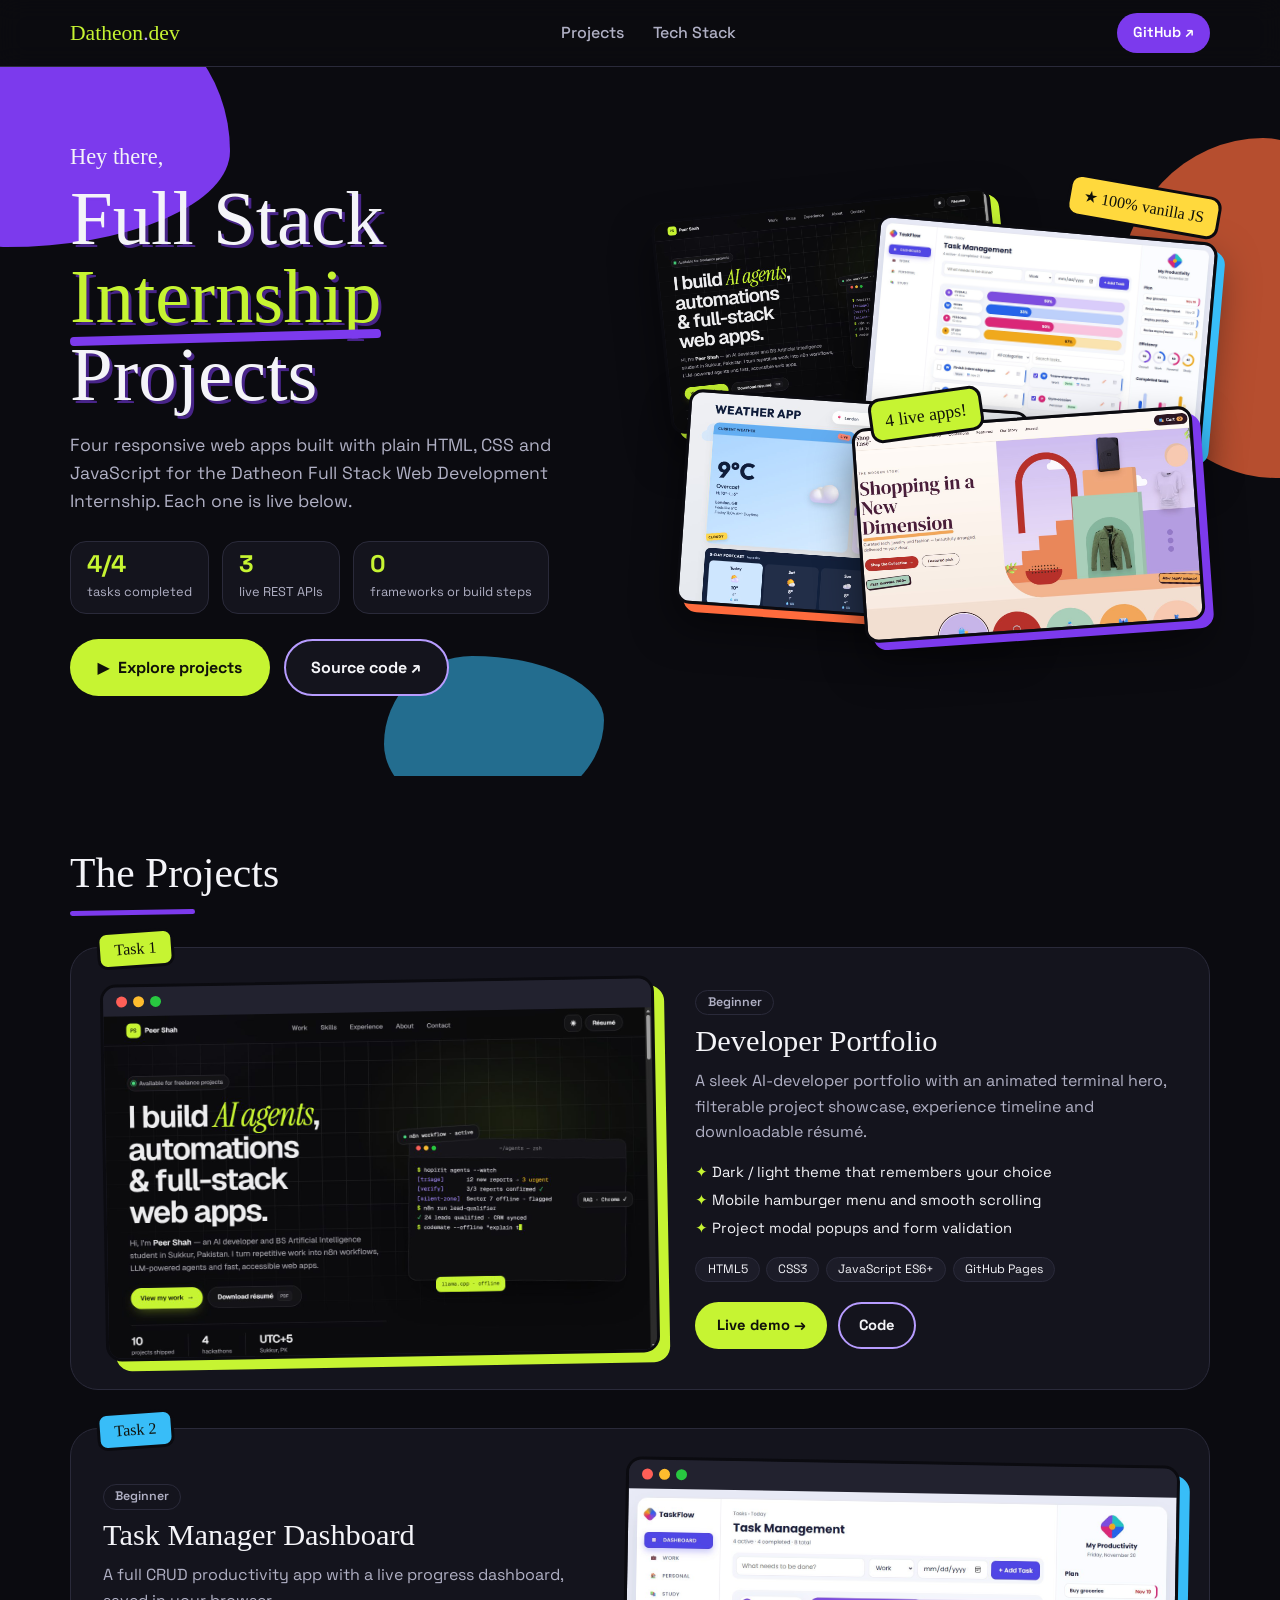
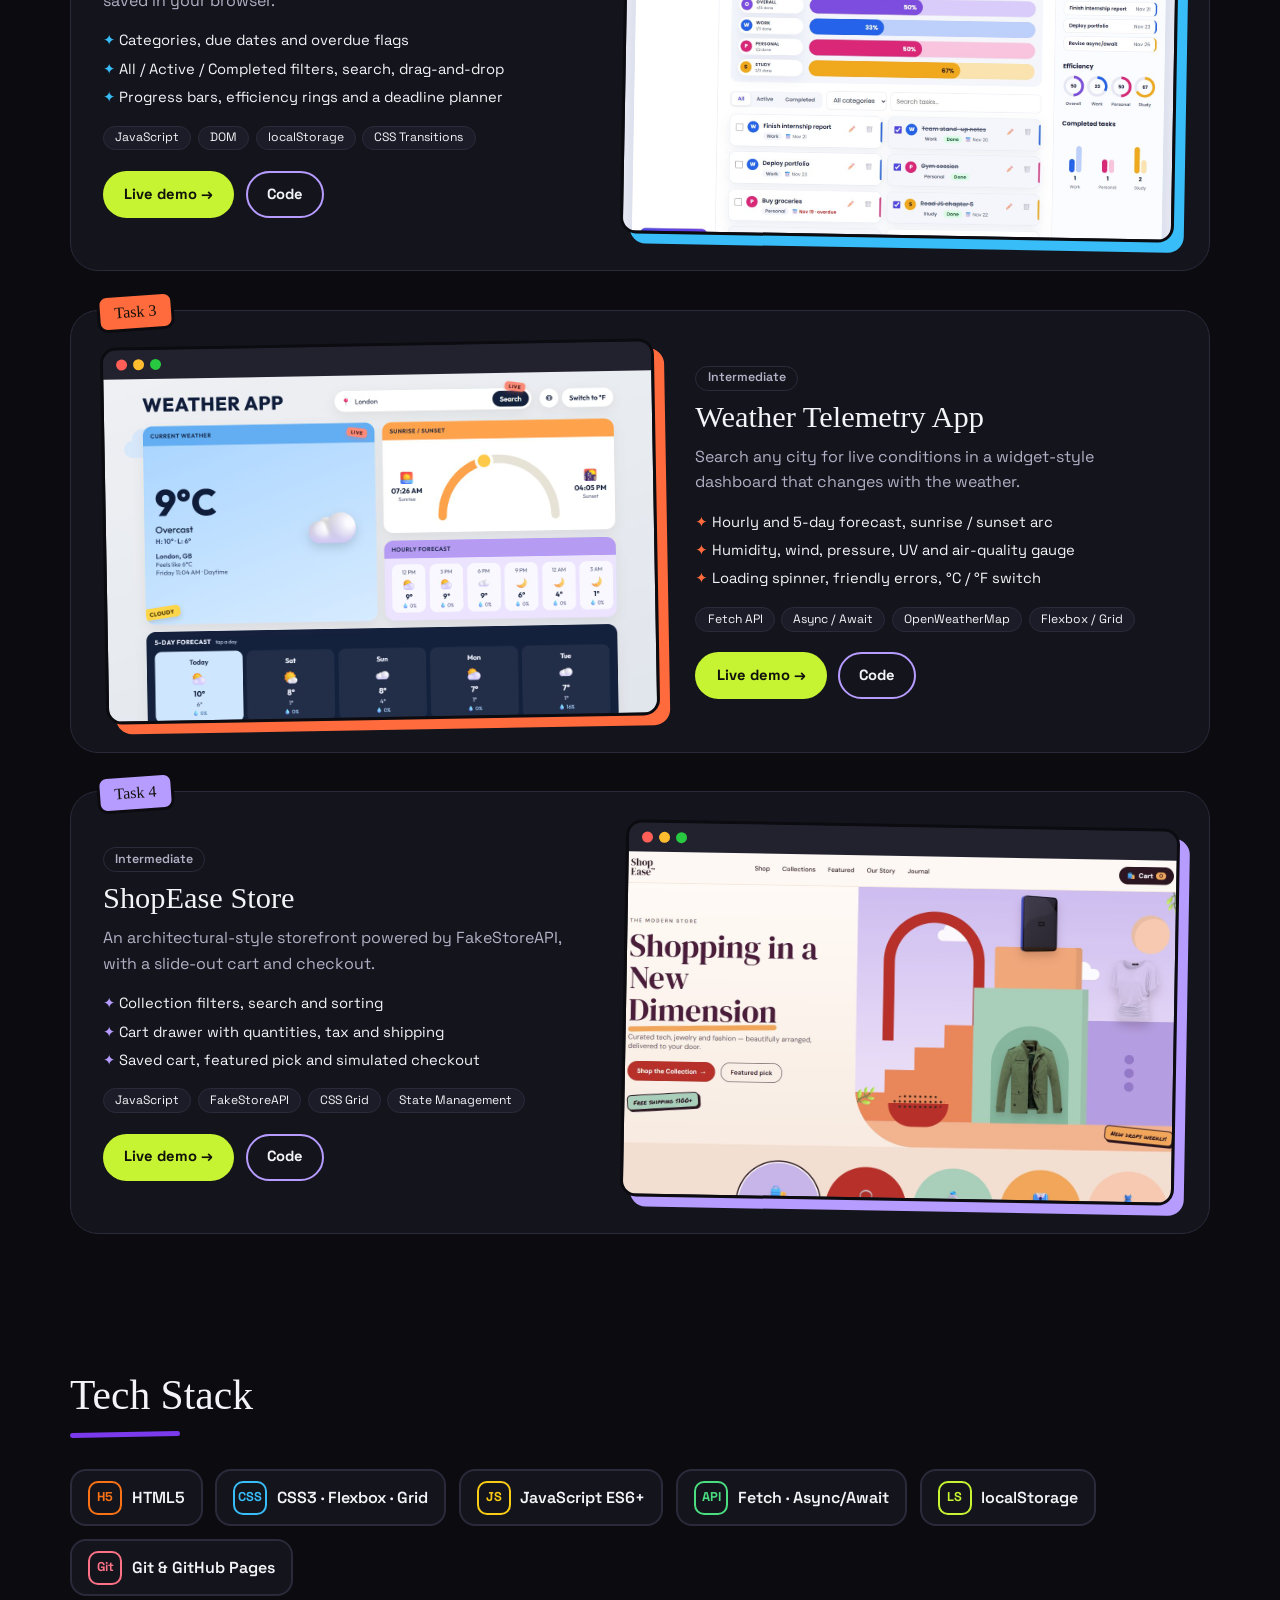
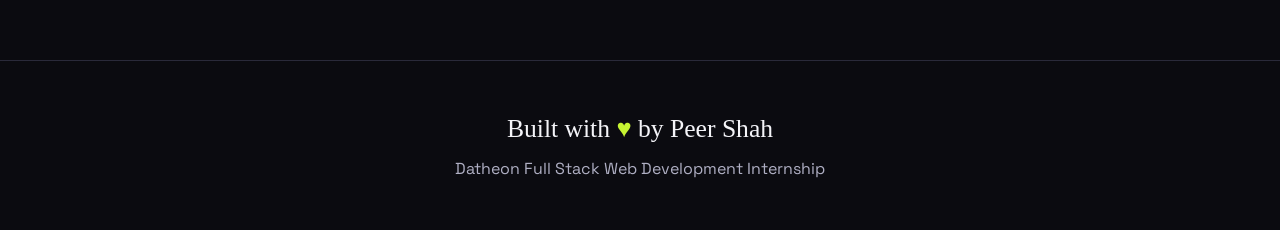
<file: index.html>
<!DOCTYPE html>
<html lang="en">
<head>
  <meta charset="UTF-8" />
  <meta name="viewport" content="width=device-width, initial-scale=1.0" />
  <meta name="description" content="Four web projects built for the Datheon Full Stack Web Development Internship." />
  <title>Datheon Internship Projects</title>
  <link rel="icon" href="data:image/svg+xml,%3Csvg xmlns=%27http://www.w3.org/2000/svg%27 viewBox=%270 0 100 100%27%3E%3Ctext y=%27.9em%27 font-size=%2790%27%3E⚡%3C/text%3E%3C/svg%3E" />
  <link rel="preconnect" href="https://fonts.googleapis.com" />
  <link rel="preconnect" href="https://fonts.gstatic.com" crossorigin />
  <link href="https://fonts.googleapis.com/css2?family=Permanent+Marker&family=Space+Grotesk:wght@400;500;600;700&display=swap" rel="stylesheet" media="print" onload="this.media='all'" />
  <style>
    :root { --bg: #0b0b10; --surface: #14141d; --surface2: #1c1c28; --text: #f4f4f8; --muted: #b0b0c4; --lime: #c6f432; --purple: #7c3aed; --purple-t: #b79cff; --border: #2a2a3a; }
    * { box-sizing: border-box; margin: 0; padding: 0; }
    html { scroll-behavior: smooth; scroll-padding-top: 80px; }
    body { font-family: "Space Grotesk", "Segoe UI", system-ui, sans-serif; background: var(--bg); color: var(--text); line-height: 1.6; overflow-x: hidden; }
    a { color: inherit; text-decoration: none; }
    img { display: block; max-width: 100%; }
    .container { width: min(1140px, 92%); margin-inline: auto; }
    .marker { font-family: "Permanent Marker", "Comic Sans MS", cursive; font-weight: 400; }

    /* nav */
    .nav { position: sticky; top: 0; z-index: 20; background: rgba(11, 11, 16, .82); backdrop-filter: blur(12px); border-bottom: 1px solid var(--border); }
    .nav .container { display: flex; align-items: center; justify-content: space-between; height: 66px; gap: 1rem; }
    .logo { font-size: 1.35rem; color: var(--lime); }
    .logo span { color: var(--purple-t); }
    .nav ul { list-style: none; display: flex; gap: 1.8rem; color: var(--muted); font-weight: 500; }
    .nav ul a:hover { color: var(--lime); }
    .gh { background: var(--purple); color: #fff; padding: .5rem 1rem; border-radius: 999px; font-weight: 600; font-size: .9rem; white-space: nowrap; }

    /* hero */
    .hero { position: relative; padding: 4.5rem 0 5rem; overflow: hidden; }
    .blob { position: absolute; z-index: 0; }
    .b1 { top: -60px; left: -90px; width: 320px; height: 240px; background: var(--purple); border-radius: 60% 40% 70% 30% / 50% 60% 40% 50%; }
    .b2 { bottom: -40px; left: 30%; width: 220px; height: 160px; background: #38bdf8; opacity: .55; border-radius: 40% 60% 55% 45% / 55% 40% 60% 45%; }
    .b3 { top: 10%; right: -100px; width: 260px; height: 340px; background: #ff6b3d; opacity: .7; border-radius: 55% 45% 40% 60% / 45% 55% 45% 55%; }
    .hero .container { position: relative; z-index: 1; display: grid; grid-template-columns: 1fr 1fr; gap: 2.5rem; align-items: center; }
    .hey { font-size: 1.4rem; }
    h1 { font-size: clamp(2.6rem, 6.5vw, 4.8rem); line-height: 1.02; margin: .3rem 0 1rem; text-shadow: 3px 3px 0 rgba(124, 58, 237, .55); }
    h1 .hl { position: relative; display: inline-block; color: var(--lime); }
    h1 .hl::after { content: ""; position: absolute; left: 0; right: 0; bottom: -.08em; height: .12em; background: var(--purple); border-radius: 4px; transform: rotate(-1.5deg); }
    .sub { color: var(--muted); font-size: 1.1rem; max-width: 46ch; }
    .stats { display: flex; gap: .8rem; flex-wrap: wrap; margin: 1.6rem 0; list-style: none; }
    .stats li { background: var(--surface); border: 1px solid var(--border); border-radius: 16px; padding: .6rem 1rem; }
    .stats strong { display: block; font-size: 1.5rem; color: var(--lime); line-height: 1.1; }
    .stats span { font-size: .8rem; color: var(--muted); }
    .cta { display: flex; gap: .9rem; flex-wrap: wrap; }
    .btn { display: inline-flex; align-items: center; gap: .5rem; padding: .85rem 1.6rem; border-radius: 999px; font-weight: 700; transition: transform .2s, box-shadow .2s; border: 2px solid transparent; }
    .btn:hover { transform: translateY(-3px) rotate(-1deg); box-shadow: 0 8px 0 rgba(0, 0, 0, .35); }
    .btn-lime { background: var(--lime); color: #10110a; }
    .btn-out { border-color: var(--purple-t); background: var(--surface); }

    /* collage of tilted screenshots */
    .collage { position: relative; height: 430px; }
    .shot { position: absolute; width: 62%; border-radius: 14px; overflow: hidden; border: 3px solid #0b0b10; box-shadow: 8px 8px 0 var(--c, var(--purple)), 0 20px 40px rgba(0, 0, 0, .5); transition: transform .35s, z-index 0s; background: var(--surface); }
    .shot:hover { z-index: 5; transform: rotate(0) scale(1.06); }
    .shot img { aspect-ratio: 16 / 10; object-fit: cover; object-position: top; width: 100%; }
    .s1 { left: 0; top: 0; transform: rotate(-6deg); --c: var(--lime); }
    .s2 { right: 0; top: 6%; transform: rotate(5deg); --c: #38bdf8; }
    .s3 { left: 4%; bottom: 4%; transform: rotate(4deg); --c: #ff6b3d; }
    .s4 { right: 2%; bottom: 0; transform: rotate(-4deg); --c: var(--purple); }
    .sticker { position: absolute; z-index: 6; font-family: "Permanent Marker", cursive; color: #10110a; padding: .35rem .8rem; border-radius: 12px; border: 3px solid #0b0b10; }
    .st1 { left: 38%; top: 44%; background: var(--lime); transform: rotate(-8deg); font-size: 1.1rem; }
    .st2 { right: -2%; top: -4%; background: #ffd93d; transform: rotate(10deg); }

    /* projects */
    .section { padding: 4rem 0; }
    .title { font-size: clamp(1.9rem, 4vw, 2.6rem); display: inline-block; margin-bottom: 2rem; }
    .title::after { content: ""; display: block; height: 5px; width: 60%; margin-top: .2rem; background: var(--purple); border-radius: 4px; transform: rotate(-1deg); }
    .projects { display: grid; gap: 2.4rem; }
    .project { display: grid; grid-template-columns: 1.15fr 1fr; gap: 2.4rem; align-items: center; background: var(--surface); border: 1px solid var(--border); border-radius: 28px; padding: 2rem; position: relative; }
    .project:nth-child(even) { grid-template-columns: 1fr 1.15fr; }
    .project:nth-child(even) .frame { order: 2; }
    .frame { border-radius: 16px; overflow: hidden; border: 3px solid #0b0b10; box-shadow: 10px 10px 0 var(--c); background: var(--surface2); transform: rotate(-1deg); transition: transform .3s; }
    .project:nth-child(even) .frame { transform: rotate(1deg); }
    .project:hover .frame { transform: rotate(0) translateY(-4px); }
    .bar { display: flex; gap: 6px; padding: .55rem .8rem; background: #22222f; }
    .bar i { width: 11px; height: 11px; border-radius: 50%; background: #ff5f57; }
    .bar i:nth-child(2) { background: #febc2e; } .bar i:nth-child(3) { background: #28c840; }
    .frame img { aspect-ratio: 16 / 10; object-fit: cover; object-position: top; width: 100%; }
    .num { position: absolute; top: -18px; left: 1.6rem; background: var(--c); color: #10110a; font-family: "Permanent Marker", cursive; padding: .2rem .9rem; border-radius: 10px; border: 3px solid #0b0b10; transform: rotate(-4deg); }
    .level { display: inline-block; font-size: .78rem; font-weight: 600; color: var(--muted); border: 1px solid var(--border); border-radius: 999px; padding: .1rem .7rem; margin-bottom: .6rem; }
    .project h3 { font-family: "Permanent Marker", cursive; font-weight: 400; font-size: 1.9rem; line-height: 1.1; margin-bottom: .6rem; }
    .project p { color: var(--muted); }
    .feats { list-style: none; display: grid; gap: .3rem; margin: 1rem 0; font-size: .92rem; }
    .feats li::before { content: "✦ "; color: var(--c); }
    .tags { display: flex; flex-wrap: wrap; gap: .4rem; margin-bottom: 1.3rem; }
    .tags span { background: var(--surface2); border: 1px solid var(--border); border-radius: 999px; padding: .1rem .7rem; font-size: .76rem; }
    .actions { display: flex; gap: .7rem; flex-wrap: wrap; }
    .actions .btn { padding: .6rem 1.2rem; font-size: .92rem; }

    /* stack */
    .stack { display: flex; flex-wrap: wrap; gap: .8rem; }
    .chip { display: flex; align-items: center; gap: .6rem; background: var(--surface); border: 2px solid var(--border); border-radius: 16px; padding: .6rem 1rem; font-weight: 600; transition: transform .2s, border-color .2s; }
    .chip:hover { transform: rotate(-2deg) translateY(-3px); border-color: var(--c); }
    .chip b { width: 34px; height: 34px; border-radius: 10px; display: grid; place-items: center; border: 2px solid var(--c); color: var(--c); font-size: .8rem; }

    .footer { text-align: center; padding: 3rem 1rem; color: var(--muted); border-top: 1px solid var(--border); }
    .footer .marker { color: var(--text); font-size: 1.6rem; display: block; margin-bottom: .4rem; }
    .footer .marker em { font-style: normal; color: var(--lime); }

    @media (max-width: 900px) {
      .hero .container { grid-template-columns: 1fr; }
      .collage { height: 360px; }
      .project, .project:nth-child(even) { grid-template-columns: 1fr; padding: 1.6rem 1.2rem; }
      .project:nth-child(even) .frame { order: 0; }
    }
    @media (max-width: 640px) {
      .nav ul { display: none; }
      .collage { height: 260px; }
      .st1 { font-size: .9rem; }
      .project h3 { font-size: 1.6rem; }
    }
    @media (prefers-reduced-motion: reduce) { * { transition: none !important; scroll-behavior: auto !important; } }
  </style>
</head>
<body>
  <header class="nav">
    <div class="container">
      <a href="#top" class="logo marker">Datheon<span>.</span>dev</a>
      <ul>
        <li><a href="#projects">Projects</a></li>
        <li><a href="#stack">Tech Stack</a></li>
      </ul>
      <a class="gh" href="#" data-repo-path="" target="_blank" rel="noopener">GitHub ↗</a>
    </div>
  </header>

  <main id="top">
    <section class="hero">
      <span class="blob b1" aria-hidden="true"></span><span class="blob b2" aria-hidden="true"></span><span class="blob b3" aria-hidden="true"></span>
      <div class="container">
        <div>
          <p class="hey marker">Hey there,</p>
          <h1 class="marker">Full Stack <span class="hl">Internship</span> Projects</h1>
          <p class="sub">Four responsive web apps built with plain HTML, CSS and JavaScript for the Datheon Full Stack Web Development Internship. Each one is live below.</p>
          <ul class="stats">
            <li><strong>4/4</strong><span>tasks completed</span></li>
            <li><strong>3</strong><span>live REST APIs</span></li>
            <li><strong>0</strong><span>frameworks or build steps</span></li>
          </ul>
          <div class="cta">
            <a href="#projects" class="btn btn-lime"><span aria-hidden="true">▶</span> Explore projects</a>
            <a href="#" data-repo-path="" class="btn btn-out" target="_blank" rel="noopener">Source code ↗</a>
          </div>
        </div>
        <div class="collage" aria-hidden="true">
          <a class="shot s1" href="Task1-Portfolio/" tabindex="-1"><img src="screenshots/task1-portfolio.jpg" alt="" /></a>
          <a class="shot s2" href="Task2-Task-Manager/" tabindex="-1"><img src="screenshots/task2-task-manager.jpg" alt="" /></a>
          <a class="shot s3" href="Task3-Weather-App/" tabindex="-1"><img src="screenshots/task3-weather.jpg" alt="" /></a>
          <a class="shot s4" href="Task4-E-Commerce/" tabindex="-1"><img src="screenshots/task4-ecommerce.jpg" alt="" /></a>
          <span class="sticker st1">4 live apps!</span>
          <span class="sticker st2">★ 100% vanilla JS</span>
        </div>
      </div>
    </section>

    <section id="projects" class="section">
      <div class="container">
        <h2 class="title marker">The Projects</h2>
        <div class="projects">
          <article class="project" style="--c: var(--lime)">
            <span class="num">Task 1</span>
            <a class="frame" href="Task1-Portfolio/"><div class="bar" aria-hidden="true"><i></i><i></i><i></i></div><img src="screenshots/task1-portfolio.jpg" alt="Screenshot of the developer portfolio" loading="lazy" /></a>
            <div>
              <span class="level">Beginner</span>
              <h3>Developer Portfolio</h3>
              <p>A sleek AI-developer portfolio with an animated terminal hero, filterable project showcase, experience timeline and downloadable résumé.</p>
              <ul class="feats"><li>Dark / light theme that remembers your choice</li><li>Mobile hamburger menu and smooth scrolling</li><li>Project modal popups and form validation</li></ul>
              <div class="tags"><span>HTML5</span><span>CSS3</span><span>JavaScript ES6+</span><span>GitHub Pages</span></div>
              <div class="actions"><a class="btn btn-lime" href="Task1-Portfolio/">Live demo →</a><a class="btn btn-out" href="#" data-repo-path="Task1-Portfolio" target="_blank" rel="noopener">Code</a></div>
            </div>
          </article>

          <article class="project" style="--c: #38bdf8">
            <span class="num">Task 2</span>
            <a class="frame" href="Task2-Task-Manager/"><div class="bar" aria-hidden="true"><i></i><i></i><i></i></div><img src="screenshots/task2-task-manager.jpg" alt="Screenshot of the task management dashboard" loading="lazy" /></a>
            <div>
              <span class="level">Beginner</span>
              <h3>Task Manager Dashboard</h3>
              <p>A full CRUD productivity app with a live progress dashboard, saved in your browser.</p>
              <ul class="feats"><li>Categories, due dates and overdue flags</li><li>All / Active / Completed filters, search, drag-and-drop</li><li>Progress bars, efficiency rings and a deadline planner</li></ul>
              <div class="tags"><span>JavaScript</span><span>DOM</span><span>localStorage</span><span>CSS Transitions</span></div>
              <div class="actions"><a class="btn btn-lime" href="Task2-Task-Manager/">Live demo →</a><a class="btn btn-out" href="#" data-repo-path="Task2-Task-Manager" target="_blank" rel="noopener">Code</a></div>
            </div>
          </article>

          <article class="project" style="--c: #ff6b3d">
            <span class="num">Task 3</span>
            <a class="frame" href="Task3-Weather-App/"><div class="bar" aria-hidden="true"><i></i><i></i><i></i></div><img src="screenshots/task3-weather.jpg" alt="Screenshot of the weather dashboard" loading="lazy" /></a>
            <div>
              <span class="level">Intermediate</span>
              <h3>Weather Telemetry App</h3>
              <p>Search any city for live conditions in a widget-style dashboard that changes with the weather.</p>
              <ul class="feats"><li>Hourly and 5-day forecast, sunrise / sunset arc</li><li>Humidity, wind, pressure, UV and air-quality gauge</li><li>Loading spinner, friendly errors, °C / °F switch</li></ul>
              <div class="tags"><span>Fetch API</span><span>Async / Await</span><span>OpenWeatherMap</span><span>Flexbox / Grid</span></div>
              <div class="actions"><a class="btn btn-lime" href="Task3-Weather-App/">Live demo →</a><a class="btn btn-out" href="#" data-repo-path="Task3-Weather-App" target="_blank" rel="noopener">Code</a></div>
            </div>
          </article>

          <article class="project" style="--c: var(--purple-t)">
            <span class="num">Task 4</span>
            <a class="frame" href="Task4-E-Commerce/"><div class="bar" aria-hidden="true"><i></i><i></i><i></i></div><img src="screenshots/task4-ecommerce.jpg" alt="Screenshot of the e-commerce store" loading="lazy" /></a>
            <div>
              <span class="level">Intermediate</span>
              <h3>ShopEase Store</h3>
              <p>An architectural-style storefront powered by FakeStoreAPI, with a slide-out cart and checkout.</p>
              <ul class="feats"><li>Collection filters, search and sorting</li><li>Cart drawer with quantities, tax and shipping</li><li>Saved cart, featured pick and simulated checkout</li></ul>
              <div class="tags"><span>JavaScript</span><span>FakeStoreAPI</span><span>CSS Grid</span><span>State Management</span></div>
              <div class="actions"><a class="btn btn-lime" href="Task4-E-Commerce/">Live demo →</a><a class="btn btn-out" href="#" data-repo-path="Task4-E-Commerce" target="_blank" rel="noopener">Code</a></div>
            </div>
          </article>
        </div>
      </div>
    </section>

    <section id="stack" class="section">
      <div class="container">
        <h2 class="title marker">Tech Stack</h2>
        <div class="stack">
          <span class="chip" style="--c:#f97316"><b>H5</b>HTML5</span>
          <span class="chip" style="--c:#38bdf8"><b>CSS</b>CSS3 · Flexbox · Grid</span>
          <span class="chip" style="--c:#facc15"><b>JS</b>JavaScript ES6+</span>
          <span class="chip" style="--c:#4ade80"><b>API</b>Fetch · Async/Await</span>
          <span class="chip" style="--c:#c6f432"><b>LS</b>localStorage</span>
          <span class="chip" style="--c:#fb7185"><b>Git</b>Git &amp; GitHub Pages</span>
        </div>
      </div>
    </section>
  </main>

  <footer class="footer">
    <span class="marker">Built with <em>♥</em> by Peer Shah</span>
    <p>Datheon Full Stack Web Development Internship</p>
  </footer>
  <script src="repo-link.js"></script>
</body>
</html>
</file>
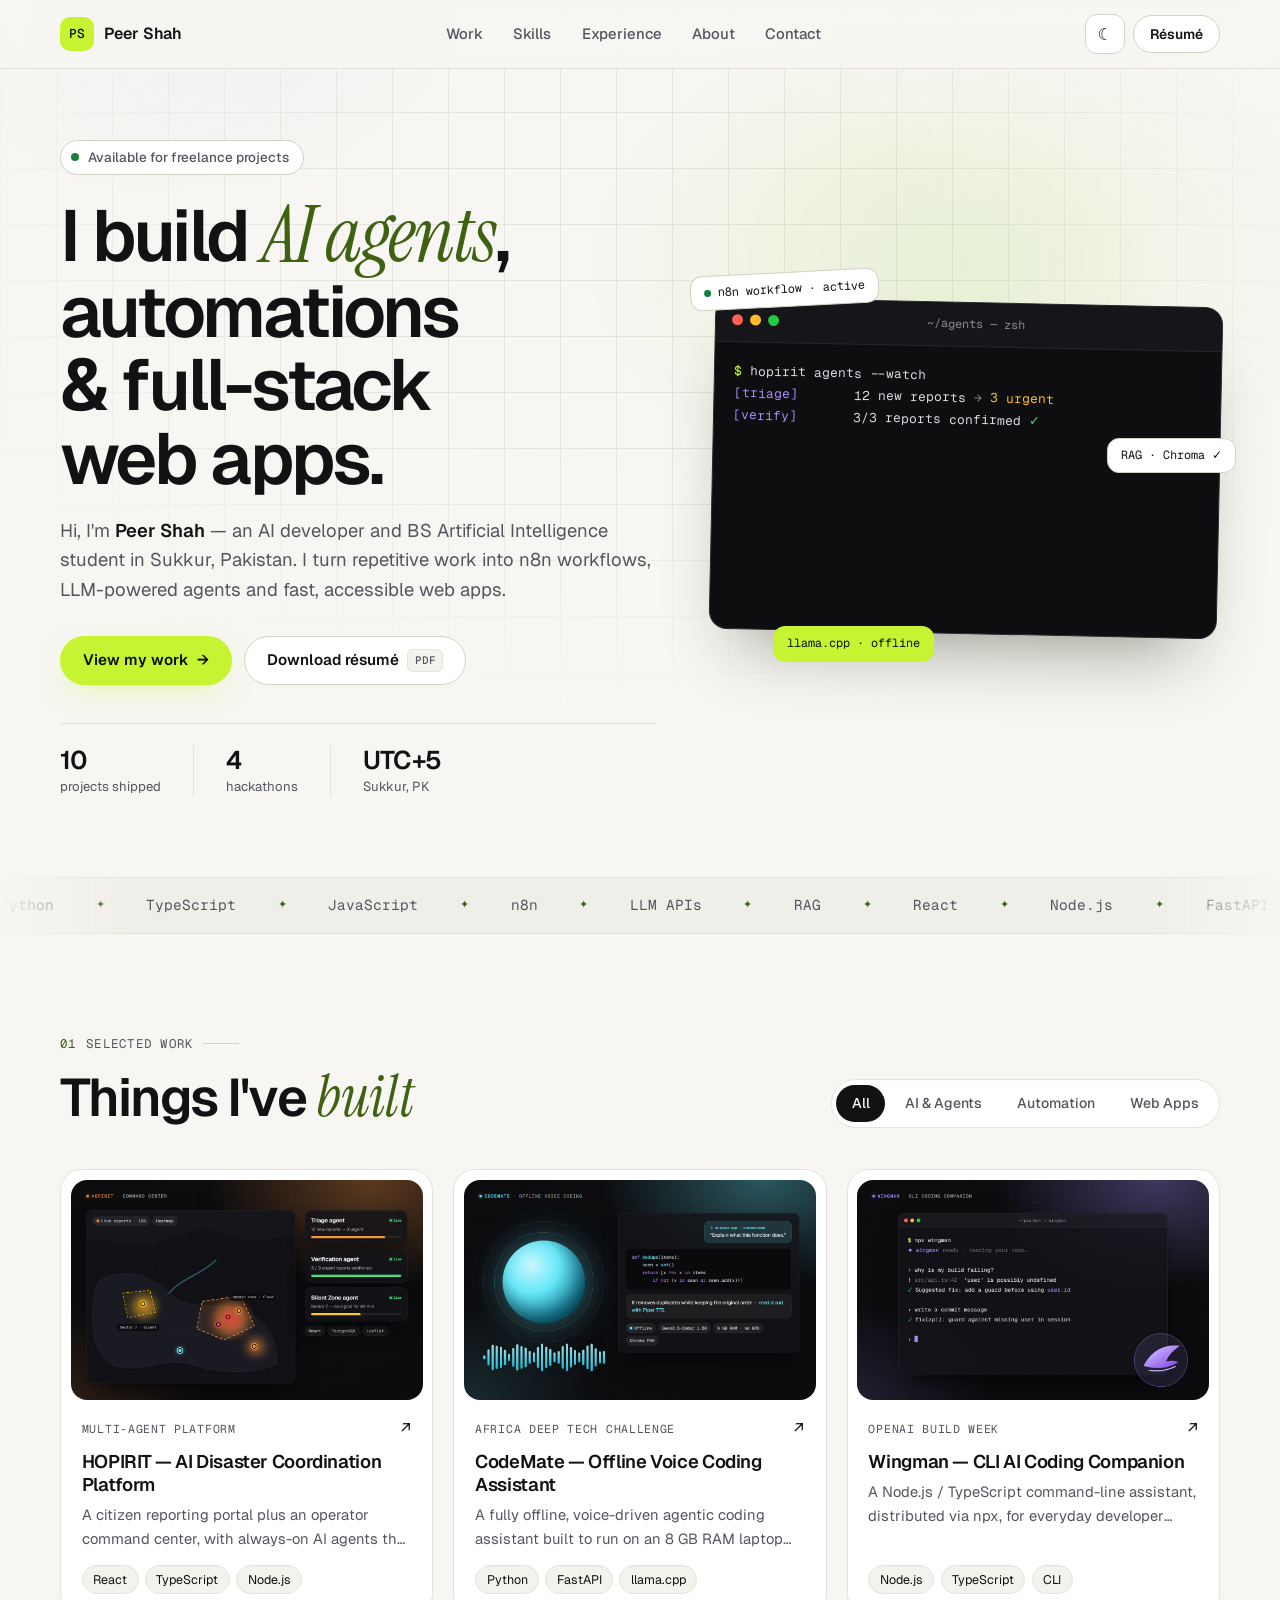
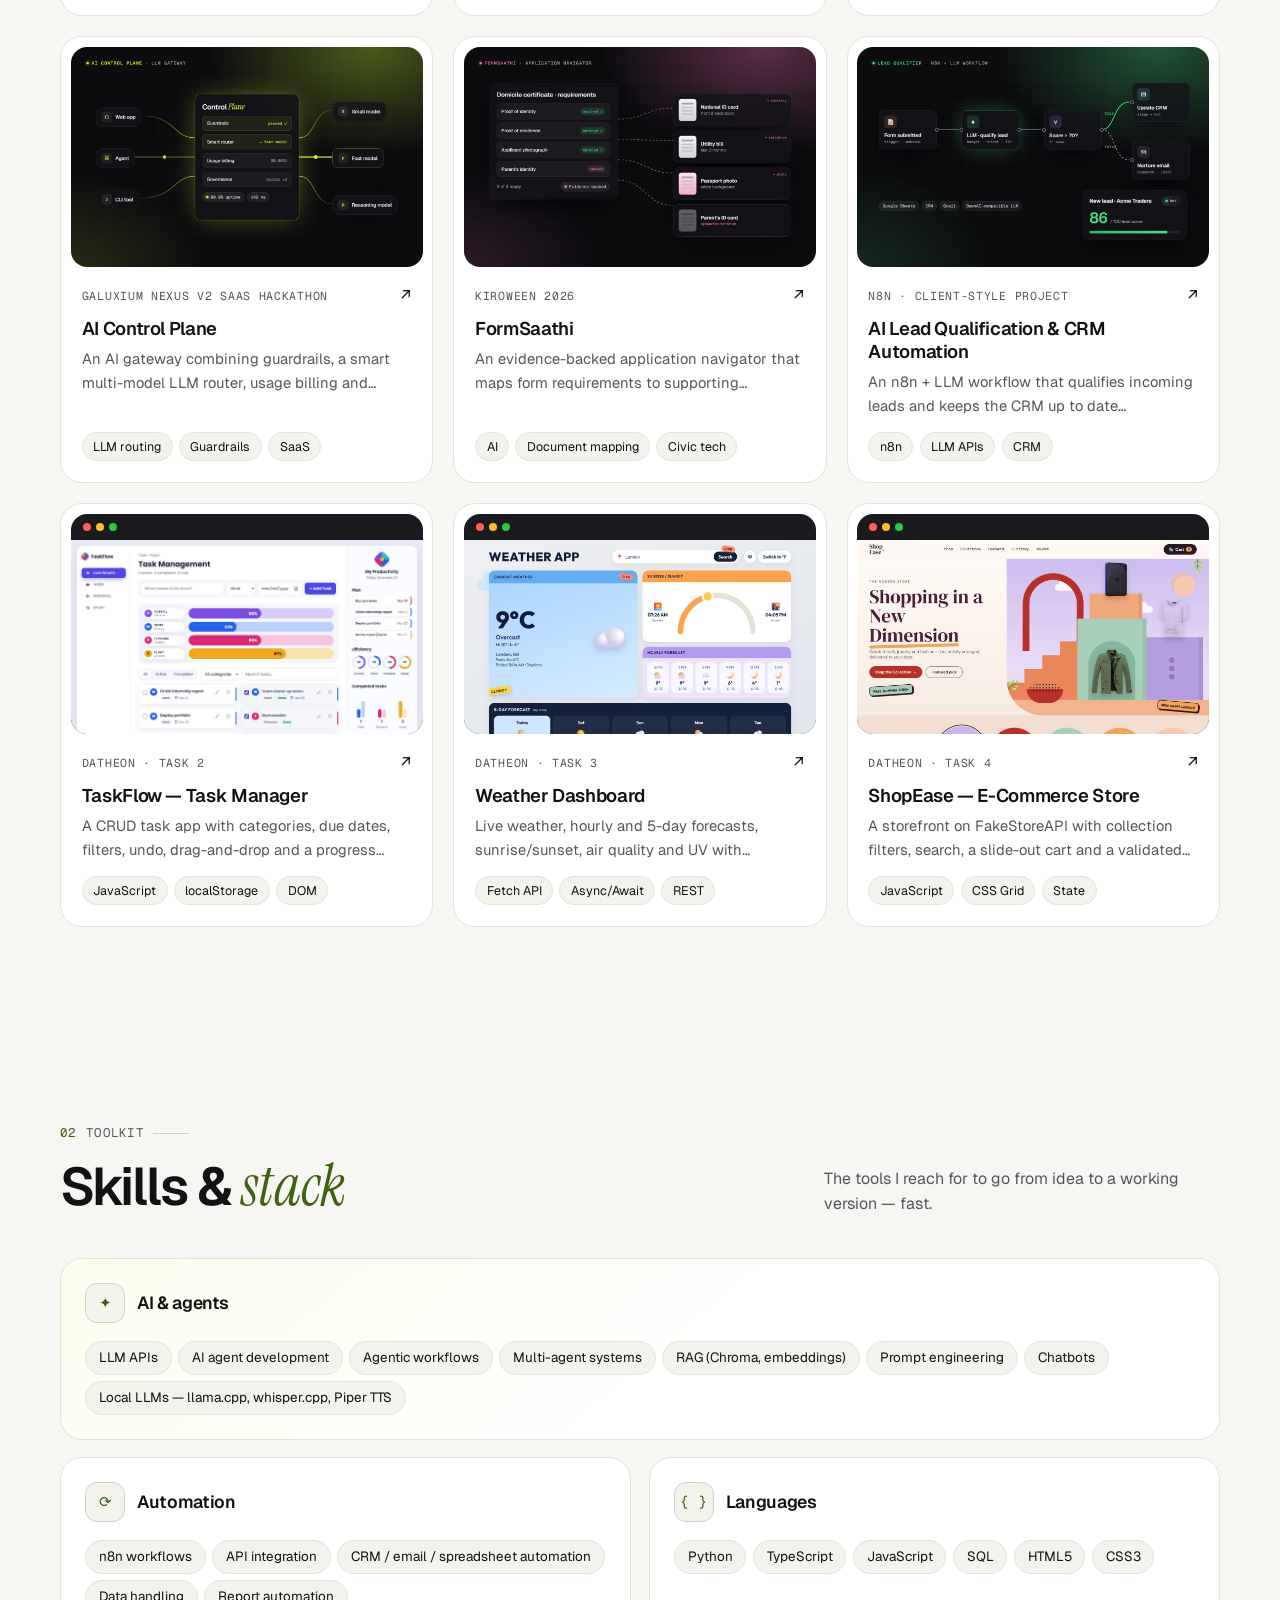
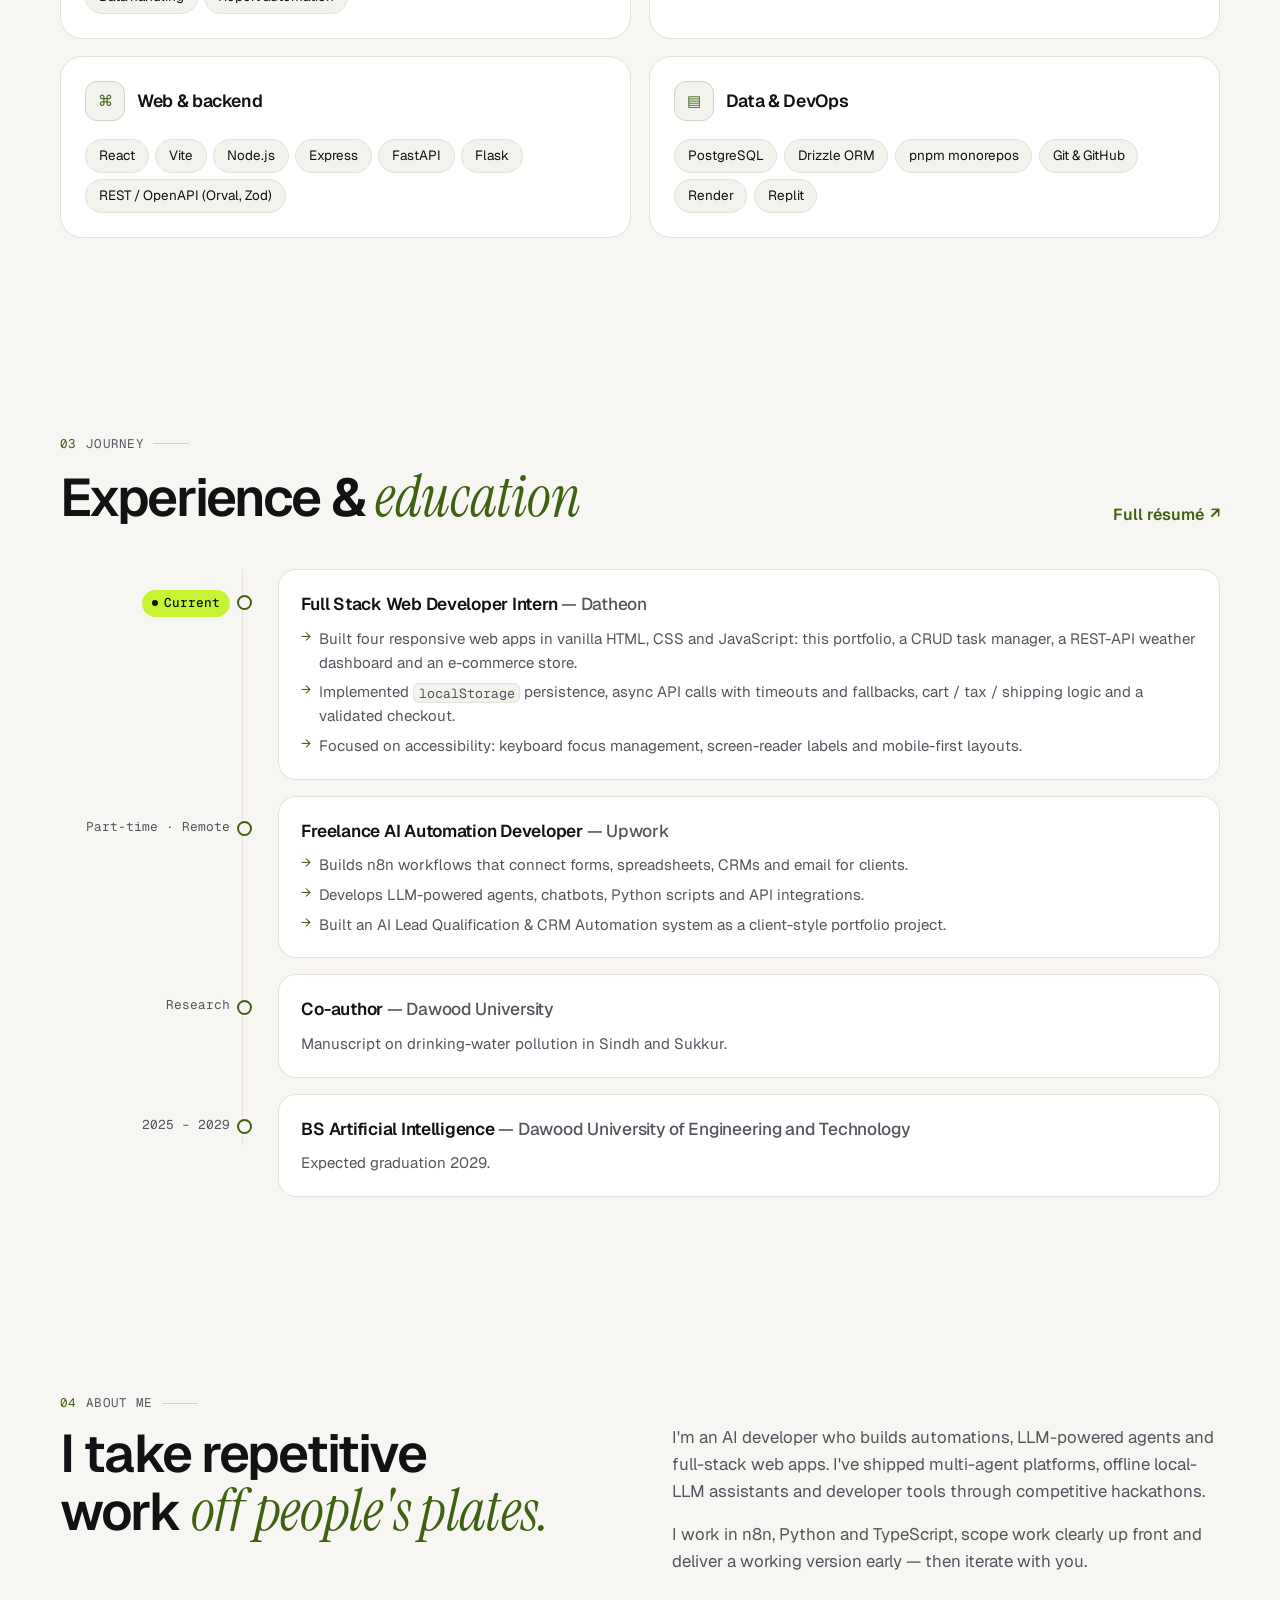
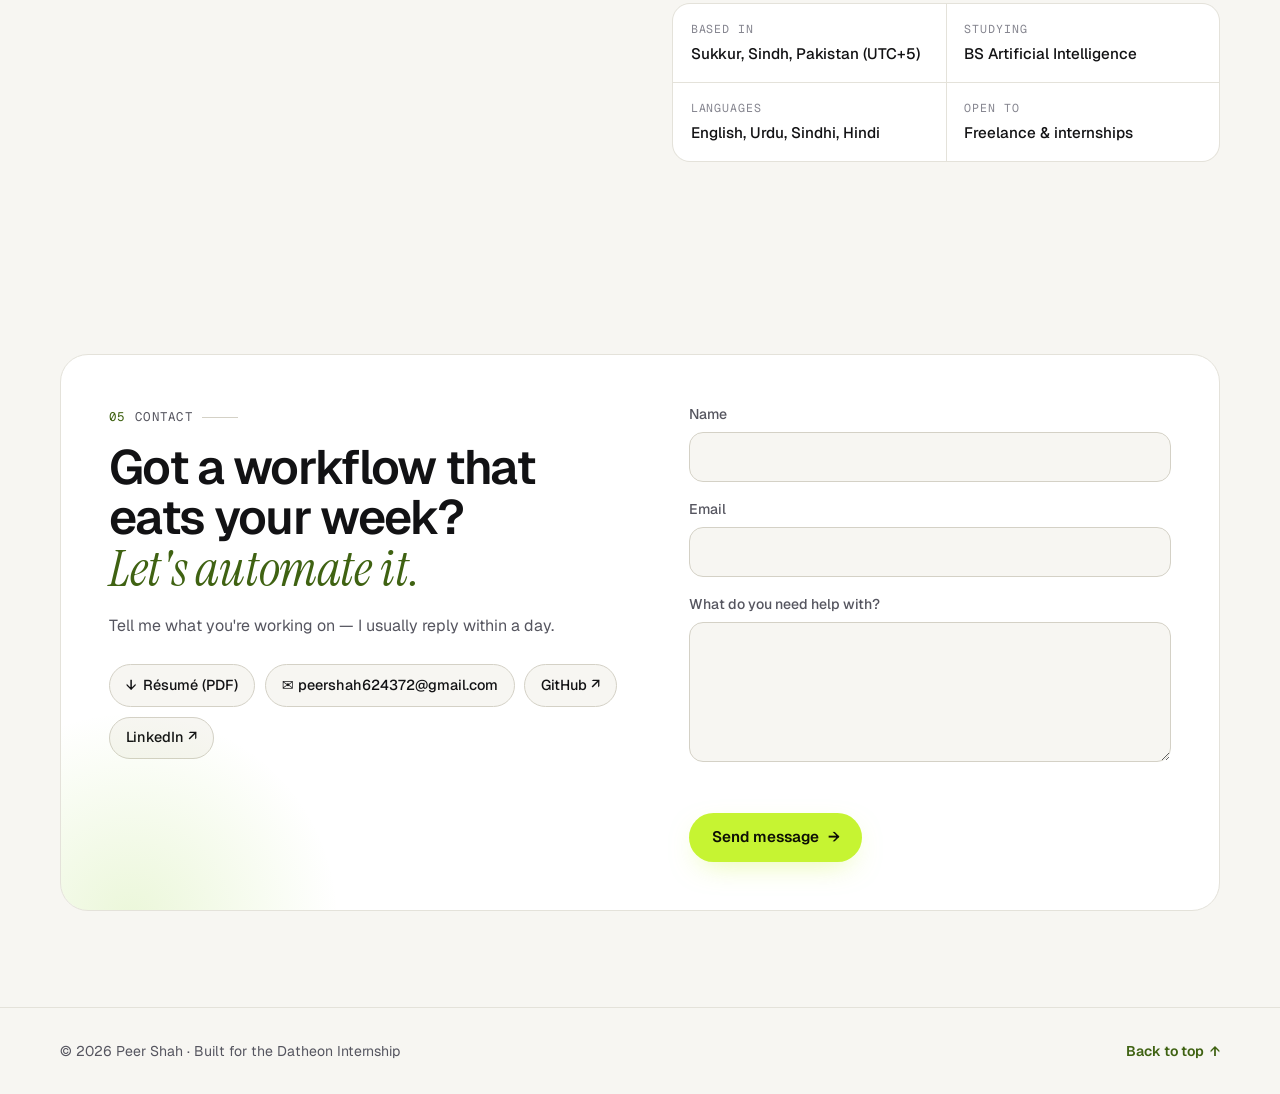
<file: Task1-Portfolio/index.html>
<!DOCTYPE html>
<html lang="en" data-theme="dark">
<head>
  <meta charset="UTF-8" />
  <meta name="viewport" content="width=device-width, initial-scale=1.0" />
  <meta name="description" content="Peer Shah – AI developer building AI agents, n8n automations and full-stack web apps. Projects, skills, experience and contact." />
  <meta name="theme-color" content="#0b0b0d" />
  <meta property="og:title" content="Peer Shah – AI Developer & Full-Stack Web" />
  <meta property="og:description" content="AI agents, automations and full-stack web apps. Projects, skills, experience and contact." />
  <meta property="og:type" content="website" />
  <meta property="og:image" content="../screenshots/task1-portfolio.jpg" />
  <title>Peer Shah – AI Developer & Full-Stack Web</title>
  <link rel="icon" href="data:image/svg+xml,%3Csvg xmlns=%27http://www.w3.org/2000/svg%27 viewBox=%270 0 100 100%27%3E%3Crect width=%27100%27 height=%27100%27 rx=%2724%27 fill=%27%23c6f432%27/%3E%3Ctext x=%2750%27 y=%2766%27 font-family=%27Arial%27 font-weight=%27700%27 font-size=%2744%27 text-anchor=%27middle%27 fill=%27%230d0f05%27%3EPS%3C/text%3E%3C/svg%3E" />
  <link rel="preconnect" href="https://fonts.googleapis.com" />
  <link rel="preconnect" href="https://fonts.gstatic.com" crossorigin />
  <link href="https://fonts.googleapis.com/css2?family=Geist:wght@400;500;600;700&family=Geist+Mono:wght@400;500&family=Instrument+Serif:ital@0;1&display=swap" rel="stylesheet" />
  <link rel="stylesheet" href="css/style.css" />
</head>
<body>
  <a href="#main" class="skip-link">Skip to content</a>

  <!-- HEADER -->
  <header class="header" id="header">
    <nav class="nav container" aria-label="Main navigation">
      <a href="#home" class="logo" aria-label="Peer Shah, home"><span class="logo-mark" aria-hidden="true">PS</span><span class="logo-name">Peer Shah</span></a>
      <ul class="nav-links" id="nav-links">
        <li><a href="#work">Work</a></li>
        <li><a href="#skills">Skills</a></li>
        <li><a href="#experience">Experience</a></li>
        <li><a href="#about">About</a></li>
        <li><a href="#contact">Contact</a></li>
        <li class="only-mobile"><a href="resume.html">Résumé ↗</a></li>
      </ul>
      <div class="nav-actions">
        <button id="theme-toggle" class="icon-btn" type="button" aria-label="Switch to light theme" aria-pressed="false"><span aria-hidden="true">☀</span></button>
        <a href="resume.html" class="btn btn-small btn-ghost hide-mobile">Résumé</a>
        <button id="hamburger" class="icon-btn hamburger" type="button" aria-label="Open menu" aria-expanded="false" aria-controls="nav-links"><span aria-hidden="true">☰</span></button>
      </div>
    </nav>
  </header>

  <main id="main" tabindex="-1">
    <!-- HERO -->
    <section id="home" class="hero">
      <div class="hero-bg" aria-hidden="true"></div>
      <div class="container hero-grid">
        <div class="hero-copy">
          <p class="status"><span class="pulse" aria-hidden="true"></span> Available for freelance projects</p>
          <h1>I build <em>AI agents</em>, automations &amp; full-stack web apps.</h1>
          <p class="lead">Hi, I'm <strong>Peer Shah</strong> — an AI developer and BS Artificial Intelligence student in Sukkur, Pakistan. I turn repetitive work into n8n workflows, LLM-powered agents and fast, accessible web apps.</p>
          <div class="hero-cta">
            <a href="#work" class="btn btn-primary">View my work <span aria-hidden="true">→</span></a>
            <a href="assets/Peer_Shah_Resume.pdf" class="btn btn-ghost" download>Download résumé <span class="mono-tag">PDF</span></a>
          </div>
          <ul class="hero-stats">
            <li><strong>10</strong><span>projects shipped</span></li>
            <li><strong>4</strong><span>hackathons</span></li>
            <li><strong>UTC+5</strong><span>Sukkur, PK</span></li>
          </ul>
        </div>

        <div class="hero-visual" aria-hidden="true">
          <div class="console">
            <div class="console-bar"><i></i><i></i><i></i><span>~/agents — zsh</span></div>
            <div class="console-body" id="console"></div>
          </div>
          <div class="chip-float cf-1"><span class="cf-dot"></span>n8n workflow · active</div>
          <div class="chip-float cf-2">RAG · Chroma ✓</div>
          <div class="chip-float cf-3">llama.cpp · offline</div>
        </div>
      </div>
    </section>

    <!-- TECH MARQUEE -->
    <div class="marquee" aria-label="Technologies I work with">
      <ul class="marquee-track">
        <li>Python</li><li>TypeScript</li><li>JavaScript</li><li>n8n</li><li>LLM APIs</li><li>RAG</li><li>React</li><li>Node.js</li><li>FastAPI</li><li>PostgreSQL</li><li>llama.cpp</li><li>whisper.cpp</li><li>Express</li><li>Drizzle ORM</li><li>Git</li>
      </ul>
    </div>

    <!-- WORK -->
    <section id="work" class="section">
      <div class="container">
        <div class="section-head">
          <div>
            <p class="eyebrow"><span>01</span> Selected work</p>
            <h2 class="section-title">Things I've <em>built</em></h2>
          </div>
          <div class="filters" role="group" aria-label="Filter projects">
            <button type="button" class="filter active" data-filter="all" aria-pressed="true">All</button>
            <button type="button" class="filter" data-filter="ai" aria-pressed="false">AI &amp; Agents</button>
            <button type="button" class="filter" data-filter="automation" aria-pressed="false">Automation</button>
            <button type="button" class="filter" data-filter="web" aria-pressed="false">Web Apps</button>
          </div>
        </div>
        <div class="projects-grid" id="projects-grid"></div>
        <p class="sr-only" id="filter-status" aria-live="polite"></p>
      </div>
    </section>

    <!-- SKILLS -->
    <section id="skills" class="section">
      <div class="container">
        <div class="section-head">
          <div>
            <p class="eyebrow"><span>02</span> Toolkit</p>
            <h2 class="section-title">Skills &amp; <em>stack</em></h2>
          </div>
          <p class="section-note">The tools I reach for to go from idea to a working version — fast.</p>
        </div>
        <div class="skills-grid">
          <article class="skill-card wide">
            <header><span class="skill-ico" aria-hidden="true">✦</span><h3>AI &amp; agents</h3></header>
            <ul class="chips"><li>LLM APIs</li><li>AI agent development</li><li>Agentic workflows</li><li>Multi-agent systems</li><li>RAG (Chroma, embeddings)</li><li>Prompt engineering</li><li>Chatbots</li><li>Local LLMs — llama.cpp, whisper.cpp, Piper TTS</li></ul>
          </article>
          <article class="skill-card">
            <header><span class="skill-ico" aria-hidden="true">⟳</span><h3>Automation</h3></header>
            <ul class="chips"><li>n8n workflows</li><li>API integration</li><li>CRM / email / spreadsheet automation</li><li>Data handling</li><li>Report automation</li></ul>
          </article>
          <article class="skill-card">
            <header><span class="skill-ico" aria-hidden="true">{ }</span><h3>Languages</h3></header>
            <ul class="chips"><li>Python</li><li>TypeScript</li><li>JavaScript</li><li>SQL</li><li>HTML5</li><li>CSS3</li></ul>
          </article>
          <article class="skill-card">
            <header><span class="skill-ico" aria-hidden="true">⌘</span><h3>Web &amp; backend</h3></header>
            <ul class="chips"><li>React</li><li>Vite</li><li>Node.js</li><li>Express</li><li>FastAPI</li><li>Flask</li><li>REST / OpenAPI (Orval, Zod)</li></ul>
          </article>
          <article class="skill-card">
            <header><span class="skill-ico" aria-hidden="true">▤</span><h3>Data &amp; DevOps</h3></header>
            <ul class="chips"><li>PostgreSQL</li><li>Drizzle ORM</li><li>pnpm monorepos</li><li>Git &amp; GitHub</li><li>Render</li><li>Replit</li></ul>
          </article>
        </div>
      </div>
    </section>

    <!-- EXPERIENCE -->
    <section id="experience" class="section">
      <div class="container">
        <div class="section-head">
          <div>
            <p class="eyebrow"><span>03</span> Journey</p>
            <h2 class="section-title">Experience &amp; <em>education</em></h2>
          </div>
          <a href="resume.html" class="link-arrow">Full résumé <span aria-hidden="true">↗</span></a>
        </div>
        <ol class="timeline">
          <li class="tl-item">
            <div class="tl-when"><span class="badge-now">Current</span></div>
            <div class="tl-card">
              <h3>Full Stack Web Developer Intern <span>— Datheon</span></h3>
              <ul>
                <li>Built four responsive web apps in vanilla HTML, CSS and JavaScript: this portfolio, a CRUD task manager, a REST-API weather dashboard and an e-commerce store.</li>
                <li>Implemented <code>localStorage</code> persistence, async API calls with timeouts and fallbacks, cart / tax / shipping logic and a validated checkout.</li>
                <li>Focused on accessibility: keyboard focus management, screen-reader labels and mobile-first layouts.</li>
              </ul>
            </div>
          </li>
          <li class="tl-item">
            <div class="tl-when">Part-time · Remote</div>
            <div class="tl-card">
              <h3>Freelance AI Automation Developer <span>— Upwork</span></h3>
              <ul>
                <li>Builds n8n workflows that connect forms, spreadsheets, CRMs and email for clients.</li>
                <li>Develops LLM-powered agents, chatbots, Python scripts and API integrations.</li>
                <li>Built an AI Lead Qualification &amp; CRM Automation system as a client-style portfolio project.</li>
              </ul>
            </div>
          </li>
          <li class="tl-item">
            <div class="tl-when">Research</div>
            <div class="tl-card">
              <h3>Co-author <span>— Dawood University</span></h3>
              <p>Manuscript on drinking-water pollution in Sindh and Sukkur.</p>
            </div>
          </li>
          <li class="tl-item">
            <div class="tl-when">2025 – 2029</div>
            <div class="tl-card">
              <h3>BS Artificial Intelligence <span>— Dawood University of Engineering and Technology</span></h3>
              <p>Expected graduation 2029.</p>
            </div>
          </li>
        </ol>
      </div>
    </section>

    <!-- ABOUT -->
    <section id="about" class="section">
      <div class="container about">
        <div>
          <p class="eyebrow"><span>04</span> About me</p>
          <h2 class="section-title">I take repetitive work <em>off people's plates.</em></h2>
        </div>
        <div class="about-body">
          <p>I'm an AI developer who builds automations, LLM-powered agents and full-stack web apps. I've shipped multi-agent platforms, offline local-LLM assistants and developer tools through competitive hackathons.</p>
          <p>I work in n8n, Python and TypeScript, scope work clearly up front and deliver a working version early — then iterate with you.</p>
          <dl class="facts">
            <div><dt>Based in</dt><dd>Sukkur, Sindh, Pakistan (UTC+5)</dd></div>
            <div><dt>Studying</dt><dd>BS Artificial Intelligence</dd></div>
            <div><dt>Languages</dt><dd>English, Urdu, Sindhi, Hindi</dd></div>
            <div><dt>Open to</dt><dd>Freelance &amp; internships</dd></div>
          </dl>
        </div>
      </div>
    </section>

    <!-- CONTACT -->
    <section id="contact" class="section">
      <div class="container contact">
        <div class="contact-copy">
          <p class="eyebrow"><span>05</span> Contact</p>
          <h2 class="big-cta">Got a workflow that eats your week? <em>Let's automate it.</em></h2>
          <p class="muted">Tell me what you're working on — I usually reply within a day.</p>
          <ul class="socials" id="socials">
            <li><a href="assets/Peer_Shah_Resume.pdf" download><span aria-hidden="true">↓</span> Résumé (PDF)</a></li>
          </ul>
        </div>
        <form id="contact-form" class="contact-form" novalidate>
          <label>Name <input type="text" id="c-name" name="name" autocomplete="name" required /></label>
          <label>Email <input type="email" id="c-email" name="email" autocomplete="email" required /></label>
          <label>What do you need help with? <textarea id="c-msg" name="message" rows="5" maxlength="1000" required></textarea></label>
          <p id="form-status" role="status" aria-live="polite"></p>
          <button type="submit" class="btn btn-primary" id="send-btn">Send message <span aria-hidden="true">→</span></button>
        </form>
      </div>
    </section>
  </main>

  <footer class="footer">
    <div class="container footer-inner">
      <p>© <span id="year"></span> Peer Shah · Built for the Datheon Internship</p>
      <a href="#home" class="link-arrow">Back to top <span aria-hidden="true">↑</span></a>
    </div>
  </footer>

  <button id="to-top" class="to-top" type="button" aria-label="Back to top" hidden>↑</button>

  <!-- PROJECT MODAL -->
  <div class="modal" id="modal" hidden>
    <div class="modal-box" role="dialog" aria-modal="true" aria-labelledby="modal-title" aria-describedby="modal-desc">
      <button class="modal-close" id="modal-close" type="button" aria-label="Close project details">✕</button>
      <div id="modal-cover" class="modal-cover"></div>
      <div class="modal-body">
        <p class="modal-meta" id="modal-meta"></p>
        <h3 id="modal-title"></h3>
        <p id="modal-desc"></p>
        <ul class="modal-points" id="modal-points"></ul>
        <ul class="chips" id="modal-tags"></ul>
        <div class="modal-links" id="modal-links"></div>
      </div>
    </div>
  </div>

  <script src="../repo-link.js"></script>
  <script src="js/script.js"></script>
</body>
</html>
</file>
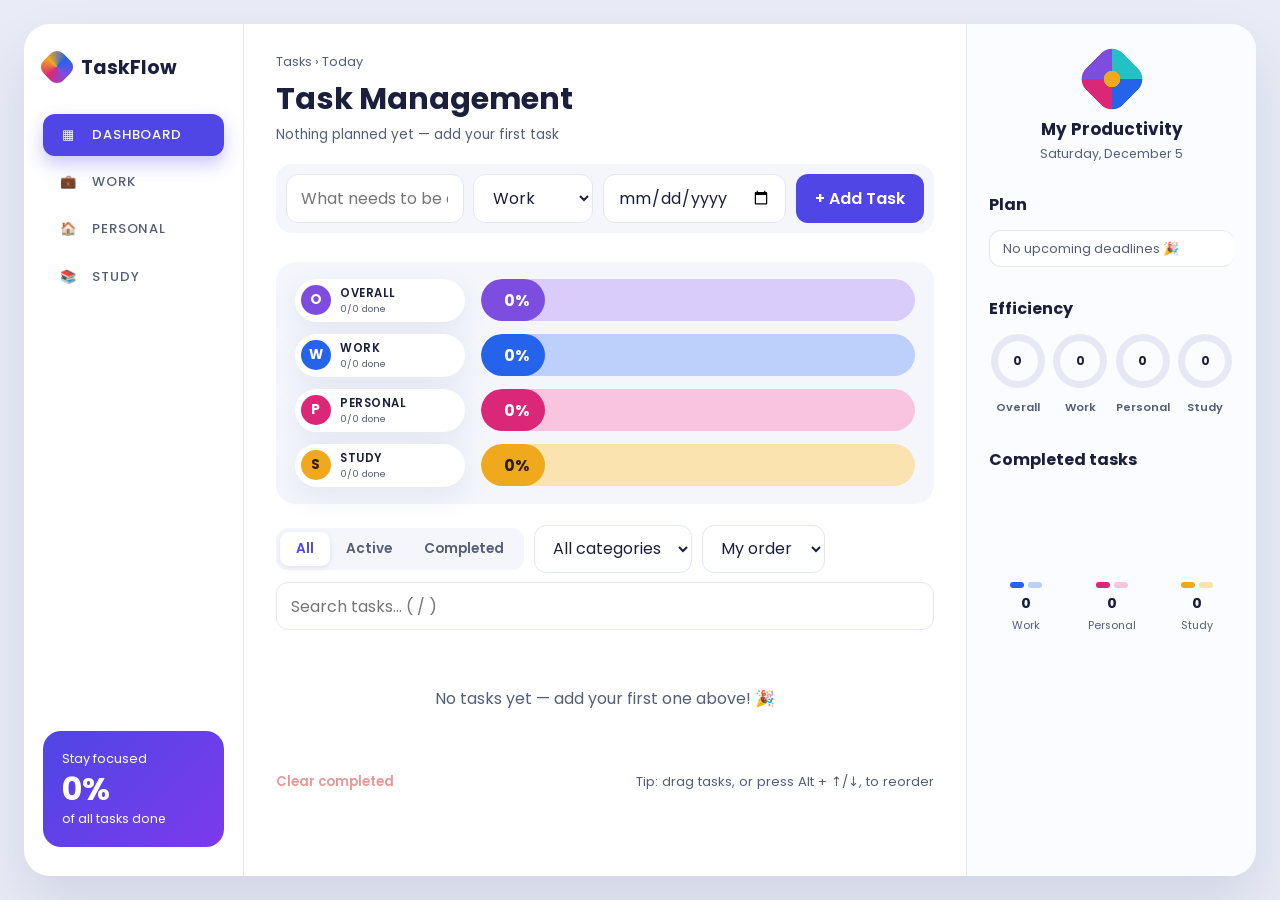
<file: Task2-Task-Manager/index.html>
<!DOCTYPE html>
<html lang="en">
<head>
  <meta charset="UTF-8" />
  <meta name="viewport" content="width=device-width, initial-scale=1.0" />
  <meta name="description" content="TaskFlow – a task manager with categories, due dates, filters and progress insights." />
  <title>TaskFlow – Task Manager</title>
  <link rel="icon" href="data:image/svg+xml,%3Csvg xmlns=%27http://www.w3.org/2000/svg%27 viewBox=%270 0 100 100%27%3E%3Ctext y=%27.9em%27 font-size=%2790%27%3E⚡%3C/text%3E%3C/svg%3E" />
  <link rel="preconnect" href="https://fonts.googleapis.com" />
  <link rel="preconnect" href="https://fonts.gstatic.com" crossorigin />
  <link href="https://fonts.googleapis.com/css2?family=Poppins:wght@400;500;600;700&display=swap" rel="stylesheet" media="print" onload="this.media='all'" />
  <link rel="stylesheet" href="style.css" />
</head>
<body>
  <div class="board">
    <!-- Sidebar -->
    <aside class="sidebar" aria-label="Categories">
      <div class="brand"><span class="logo" aria-hidden="true"></span>TaskFlow</div>
      <nav class="side-nav">
        <button class="nav-item active" data-cat="all" aria-current="page"><span class="ni" aria-hidden="true">▦</span>Dashboard</button>
        <button class="nav-item" data-cat="Work"><span class="ni" aria-hidden="true">💼</span>Work</button>
        <button class="nav-item" data-cat="Personal"><span class="ni" aria-hidden="true">🏠</span>Personal</button>
        <button class="nav-item" data-cat="Study"><span class="ni" aria-hidden="true">📚</span>Study</button>
      </nav>
      <div class="side-card">
        <p>Stay focused</p>
        <strong id="side-progress">0%</strong>
        <span>of all tasks done</span>
      </div>
    </aside>

    <!-- Main -->
    <main class="main">
      <div class="crumbs">Tasks <span aria-hidden="true">›</span> <span id="crumb-cat">Today</span></div>
      <header class="head">
        <h1>Task Management</h1>
        <p id="summary" class="summary"></p>
      </header>

      <form id="task-form" class="task-form" novalidate>
        <input type="text" id="task-input" placeholder="What needs to be done?" maxlength="120" required aria-label="Task title" />
        <select id="category-input" aria-label="Category">
          <option>Work</option><option>Personal</option><option>Study</option>
        </select>
        <input type="date" id="due-input" aria-label="Due date" />
        <button type="submit" id="submit-btn">+ Add Task</button>
      </form>
      <p id="error" class="error" role="alert"></p>

      <section class="gantt" aria-label="Progress by category" id="gantt"></section>

      <div class="toolbar">
        <div class="filters" role="group" aria-label="Filter by status">
          <button class="filter active" data-filter="all" aria-pressed="true">All</button>
          <button class="filter" data-filter="active" aria-pressed="false">Active</button>
          <button class="filter" data-filter="completed" aria-pressed="false">Completed</button>
        </div>
        <select id="category-filter" aria-label="Filter by category">
          <option value="all">All categories</option><option>Work</option><option>Personal</option><option>Study</option>
        </select>
        <select id="sort" aria-label="Sort tasks">
          <option value="manual">My order</option><option value="due">Due date</option><option value="az">A → Z</option>
        </select>
        <input type="search" id="search" placeholder="Search tasks… ( / )" aria-label="Search tasks" />
      </div>

      <ul id="task-list" class="task-list" aria-label="Tasks"></ul>
      <p id="empty" class="empty" hidden></p>

      <footer class="list-foot">
        <button id="clear-completed" class="link-btn">Clear completed</button>
        <span class="hint" id="hint">Tip: drag tasks, or press Alt + ↑/↓, to reorder</span>
      </footer>
    </main>

    <!-- Insights -->
    <aside class="panel" aria-label="Insights">
      <div class="profile">
        <div class="pf-logo" aria-hidden="true"></div>
        <strong>My Productivity</strong>
        <span id="today-label"></span>
      </div>
      <section>
        <h2>Plan</h2>
        <ul id="plan" class="plan"></ul>
      </section>
      <section>
        <h2>Efficiency</h2>
        <div id="rings" class="rings"></div>
      </section>
      <section>
        <h2>Completed tasks</h2>
        <div id="bars" class="bars"></div>
      </section>
    </aside>
  </div>
  <div id="toast" class="toast" role="status" aria-live="polite" hidden><span id="toast-msg"></span><button id="toast-undo" type="button">Undo</button></div>
  <script src="app.js"></script>
</body>
</html>
</file>
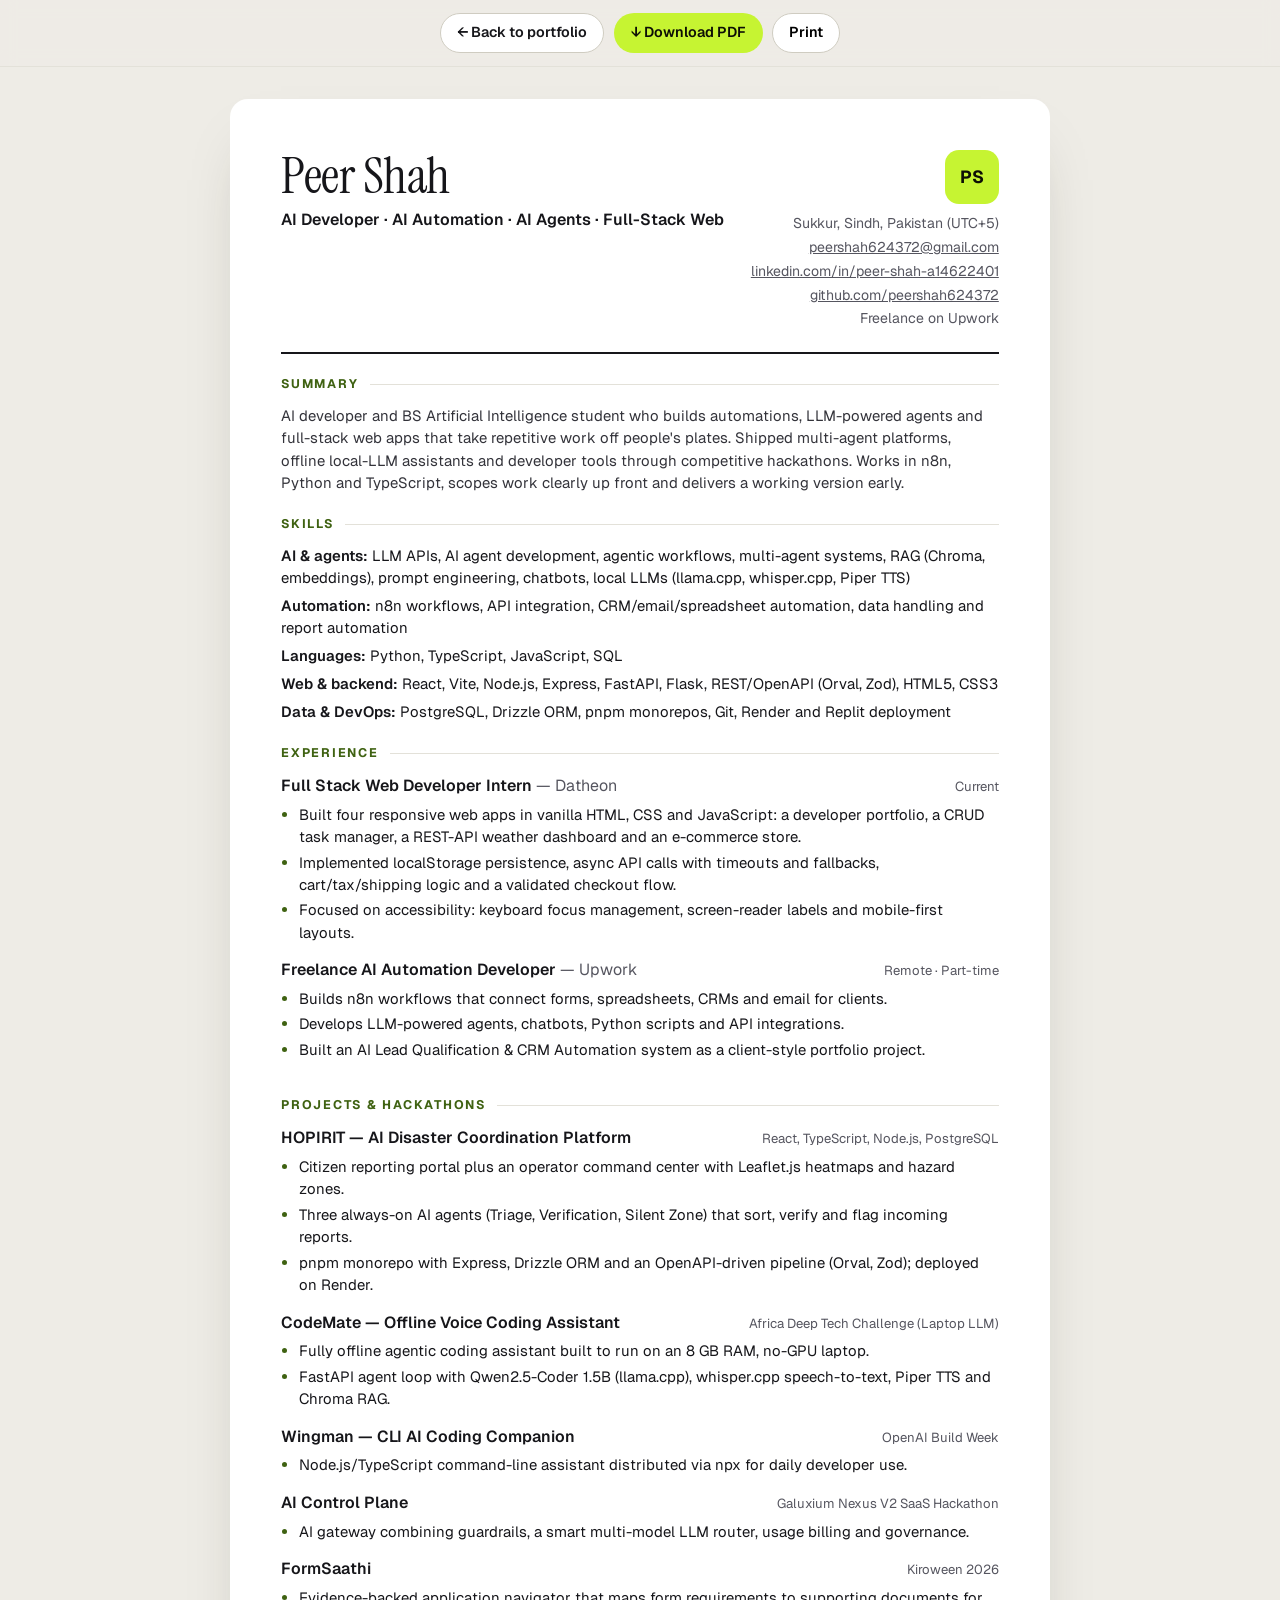
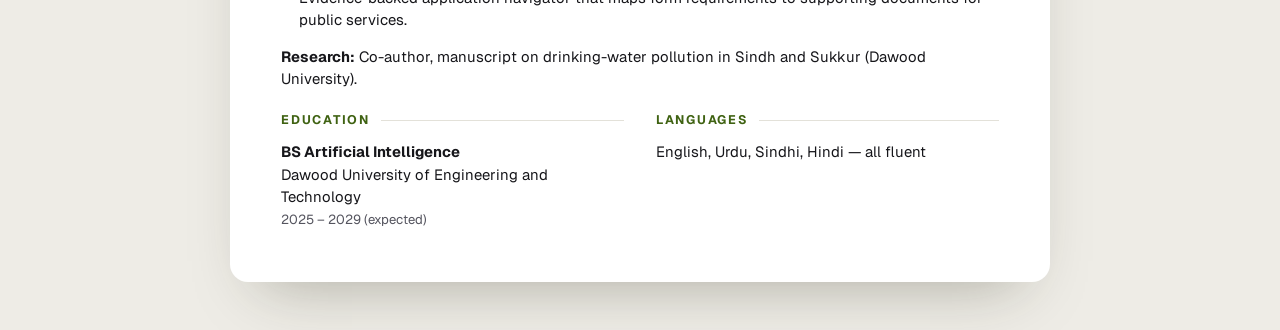
<file: Task1-Portfolio/resume.html>
<!DOCTYPE html>
<html lang="en">
<head>
  <meta charset="UTF-8" />
  <meta name="viewport" content="width=device-width, initial-scale=1.0" />
  <meta name="description" content="Résumé of Peer Shah – AI developer, AI automation, AI agents and full-stack web." />
  <title>Peer Shah – Résumé</title>
  <link rel="icon" href="data:image/svg+xml,%3Csvg xmlns=%27http://www.w3.org/2000/svg%27 viewBox=%270 0 100 100%27%3E%3Crect width=%27100%27 height=%27100%27 rx=%2724%27 fill=%27%23c6f432%27/%3E%3Ctext x=%2750%27 y=%2766%27 font-family=%27Arial%27 font-weight=%27700%27 font-size=%2744%27 text-anchor=%27middle%27 fill=%27%230d0f05%27%3EPS%3C/text%3E%3C/svg%3E" />
  <link rel="preconnect" href="https://fonts.googleapis.com" />
  <link rel="preconnect" href="https://fonts.gstatic.com" crossorigin />
  <link href="https://fonts.googleapis.com/css2?family=Geist:wght@400;500;600;700&family=Instrument+Serif&display=swap" rel="stylesheet" />
  <style>
    :root { --ink: #16161a; --muted: #55555f; --line: #e3e1d9; --accent: #3f6212; --chip: #c6f432; --page: #ffffff; --bg: #eeece6; }
    * { box-sizing: border-box; margin: 0; padding: 0; }
    body { font-family: "Geist", "Segoe UI", system-ui, sans-serif; background: var(--bg); color: var(--ink); line-height: 1.5; -webkit-font-smoothing: antialiased; }
    a { color: inherit; }
    .toolbar { position: sticky; top: 0; z-index: 5; display: flex; justify-content: center; gap: .6rem; flex-wrap: wrap; padding: .8rem 16px; background: rgba(238, 236, 230, .9); backdrop-filter: blur(8px); border-bottom: 1px solid var(--line); }
    .tb { display: inline-flex; align-items: center; gap: .4rem; min-height: 40px; padding: .45rem 1rem; border-radius: 999px; border: 1px solid #cfccc1; background: #fff; font: inherit; font-size: .9rem; font-weight: 600; cursor: pointer; text-decoration: none; }
    .tb.primary { background: var(--chip); border-color: transparent; color: #0d0f05; }
    .tb:hover { border-color: var(--ink); }
    .tb:focus-visible { outline: 2px solid var(--accent); outline-offset: 2px; }
    .page { width: min(820px, 100% - 32px); margin: 2rem auto 3rem; background: var(--page); border-radius: 18px; box-shadow: 0 30px 60px -30px rgba(40, 40, 20, .35); padding: clamp(1.5rem, 5vw, 3.2rem); }
    header.top { display: flex; justify-content: space-between; align-items: flex-start; gap: 1.5rem; flex-wrap: nowrap; padding-bottom: 1.3rem; border-bottom: 2px solid var(--ink); }
    h1 { font-family: "Instrument Serif", Georgia, serif; font-weight: 400; font-size: clamp(2.4rem, 6vw, 3.2rem); line-height: 1; letter-spacing: -.01em; }
    .role { font-weight: 600; margin-top: .45rem; font-size: 1rem; }
    .contact { text-align: right; color: var(--muted); font-size: .88rem; line-height: 1.7; }
    .mark { display: grid; place-items: center; width: 54px; height: 54px; border-radius: 14px; background: var(--chip); color: #0d0f05; font-weight: 700; font-size: 1.1rem; margin-left: auto; margin-bottom: .5rem; }
    section { padding-top: 1.3rem; }
    h2 { break-after: avoid; page-break-after: avoid; }
    section > h2 + .job { break-before: avoid; }
    h2 { display: flex; align-items: center; gap: .7rem; font-size: .78rem; text-transform: uppercase; letter-spacing: .14em; color: var(--accent); margin-bottom: .7rem; }
    h2::after { content: ""; flex: 1; height: 1px; background: var(--line); }
    p, li { font-size: .93rem; }
    .summary { color: #33333a; }
    .skills { display: grid; gap: .35rem; }
    .skills li { list-style: none; }
    .skills b { font-weight: 600; }
    .job { margin-bottom: .9rem; break-inside: avoid; }
    .job-head { display: flex; justify-content: space-between; gap: 1rem; flex-wrap: wrap; align-items: baseline; }
    .job h3 { font-size: 1rem; font-weight: 600; }
    .job h3 span { font-weight: 400; color: var(--muted); }
    .when { font-size: .82rem; color: var(--muted); white-space: nowrap; }
    .job ul { margin: .35rem 0 0 1.1rem; display: grid; gap: .2rem; }
    .job li::marker { color: var(--accent); }
    .stack { font-size: .82rem; color: var(--muted); font-weight: 400; }
    .two { display: grid; grid-template-columns: 1fr 1fr; gap: 0 2rem; }
    @media (max-width: 600px) {
      header.top { flex-wrap: wrap; }
      .contact { text-align: left; }
      .mark { margin-left: 0; }
      .two { grid-template-columns: 1fr; }
    }
    @media print {
      @page { size: A4; margin: 13mm 15mm; }
      body { background: #fff; }
      .toolbar { display: none; }
      .page { width: auto; margin: 0; padding: 0; box-shadow: none; border-radius: 0; }
      p, li { font-size: 9.6pt; }
      h1 { font-size: 30pt; }
      section { padding-top: 10pt; }
      .contact { font-size: 9pt; line-height: 1.6; }
      .mark { width: 40px; height: 40px; font-size: 13px; border-radius: 11px; margin-bottom: 4pt; }
      a { text-decoration: none; }
    }
  </style>
</head>
<body>
  <nav class="toolbar" aria-label="Résumé actions">
    <a class="tb" href="index.html">← Back to portfolio</a>
    <a class="tb primary" href="assets/Peer_Shah_Resume.pdf" download>↓ Download PDF</a>
    <button class="tb" type="button" onclick="window.print()">Print</button>
  </nav>

  <main class="page">
    <header class="top">
      <div>
        <h1>Peer Shah</h1>
        <p class="role">AI Developer · AI Automation · AI Agents · Full-Stack Web</p>
      </div>
      <div class="contact">
        <div class="mark" aria-hidden="true">PS</div>
        Sukkur, Sindh, Pakistan (UTC+5)<br />
        <a href="mailto:peershah624372@gmail.com">peershah624372@gmail.com</a><br />
        <a href="https://www.linkedin.com/in/peer-shah-a14622401">linkedin.com/in/peer-shah-a14622401</a><br />
        <a href="https://github.com/peershah624372">github.com/peershah624372</a><br />
        Freelance on Upwork
      </div>
    </header>

    <section>
      <h2>Summary</h2>
      <p class="summary">AI developer and BS Artificial Intelligence student who builds automations, LLM-powered agents and full-stack web apps that take repetitive work off people's plates. Shipped multi-agent platforms, offline local-LLM assistants and developer tools through competitive hackathons. Works in n8n, Python and TypeScript, scopes work clearly up front and delivers a working version early.</p>
    </section>

    <section>
      <h2>Skills</h2>
      <ul class="skills">
        <li><b>AI &amp; agents:</b> LLM APIs, AI agent development, agentic workflows, multi-agent systems, RAG (Chroma, embeddings), prompt engineering, chatbots, local LLMs (llama.cpp, whisper.cpp, Piper TTS)</li>
        <li><b>Automation:</b> n8n workflows, API integration, CRM/email/spreadsheet automation, data handling and report automation</li>
        <li><b>Languages:</b> Python, TypeScript, JavaScript, SQL</li>
        <li><b>Web &amp; backend:</b> React, Vite, Node.js, Express, FastAPI, Flask, REST/OpenAPI (Orval, Zod), HTML5, CSS3</li>
        <li><b>Data &amp; DevOps:</b> PostgreSQL, Drizzle ORM, pnpm monorepos, Git, Render and Replit deployment</li>
      </ul>
    </section>

    <section>
      <h2>Experience</h2>
      <div class="job">
        <div class="job-head"><h3>Full Stack Web Developer Intern <span>— Datheon</span></h3><span class="when">Current</span></div>
        <ul>
          <li>Built four responsive web apps in vanilla HTML, CSS and JavaScript: a developer portfolio, a CRUD task manager, a REST-API weather dashboard and an e-commerce store.</li>
          <li>Implemented localStorage persistence, async API calls with timeouts and fallbacks, cart/tax/shipping logic and a validated checkout flow.</li>
          <li>Focused on accessibility: keyboard focus management, screen-reader labels and mobile-first layouts.</li>
        </ul>
      </div>
      <div class="job">
        <div class="job-head"><h3>Freelance AI Automation Developer <span>— Upwork</span></h3><span class="when">Remote · Part-time</span></div>
        <ul>
          <li>Builds n8n workflows that connect forms, spreadsheets, CRMs and email for clients.</li>
          <li>Develops LLM-powered agents, chatbots, Python scripts and API integrations.</li>
          <li>Built an AI Lead Qualification &amp; CRM Automation system as a client-style portfolio project.</li>
        </ul>
      </div>
    </section>

    <section>
      <h2>Projects &amp; Hackathons</h2>
      <div class="job">
        <div class="job-head"><h3>HOPIRIT — AI Disaster Coordination Platform</h3><span class="stack">React, TypeScript, Node.js, PostgreSQL</span></div>
        <ul>
          <li>Citizen reporting portal plus an operator command center with Leaflet.js heatmaps and hazard zones.</li>
          <li>Three always-on AI agents (Triage, Verification, Silent Zone) that sort, verify and flag incoming reports.</li>
          <li>pnpm monorepo with Express, Drizzle ORM and an OpenAPI-driven pipeline (Orval, Zod); deployed on Render.</li>
        </ul>
      </div>
      <div class="job">
        <div class="job-head"><h3>CodeMate — Offline Voice Coding Assistant</h3><span class="stack">Africa Deep Tech Challenge (Laptop LLM)</span></div>
        <ul>
          <li>Fully offline agentic coding assistant built to run on an 8 GB RAM, no-GPU laptop.</li>
          <li>FastAPI agent loop with Qwen2.5-Coder 1.5B (llama.cpp), whisper.cpp speech-to-text, Piper TTS and Chroma RAG.</li>
        </ul>
      </div>
      <div class="job">
        <div class="job-head"><h3>Wingman — CLI AI Coding Companion</h3><span class="stack">OpenAI Build Week</span></div>
        <ul><li>Node.js/TypeScript command-line assistant distributed via npx for daily developer use.</li></ul>
      </div>
      <div class="job">
        <div class="job-head"><h3>AI Control Plane</h3><span class="stack">Galuxium Nexus V2 SaaS Hackathon</span></div>
        <ul><li>AI gateway combining guardrails, a smart multi-model LLM router, usage billing and governance.</li></ul>
      </div>
      <div class="job">
        <div class="job-head"><h3>FormSaathi</h3><span class="stack">Kiroween 2026</span></div>
        <ul><li>Evidence-backed application navigator that maps form requirements to supporting documents for public services.</li></ul>
      </div>
      <p><b>Research:</b> Co-author, manuscript on drinking-water pollution in Sindh and Sukkur (Dawood University).</p>
    </section>

    <div class="two">
      <section>
        <h2>Education</h2>
        <p><b>BS Artificial Intelligence</b><br />Dawood University of Engineering and Technology<br /><span class="when">2025 – 2029 (expected)</span></p>
      </section>
      <section>
        <h2>Languages</h2>
        <p>English, Urdu, Sindhi, Hindi — all fluent</p>
      </section>
    </div>
  </main>
</body>
</html>
</file>
<file: Task1-Portfolio/css/style.css>
/* =========================================================
   Peer Shah – portfolio
   Fonts: Geist (UI), Geist Mono (labels), Instrument Serif (accents)
   ========================================================= */

/* ---------- Theme tokens ---------- */
:root, [data-theme="dark"] {
  --bg: #0b0b0d; --bg-2: #101013; --surface: #141417; --surface-2: #1b1b1f;
  --line: #26262c; --line-2: #34343c;
  --text: #ededf0; --muted: #a3a3ad; --faint: #6f6f7a;
  --accent: #c6f432; --accent-text: #c6f432; --on-accent: #0d0f05;
  --violet: #a78bfa; --cyan: #67e8f9; --green: #4ade80; --danger: #ff8f8f;
  --glow: rgba(198, 244, 50, .10);
  --shadow: 0 24px 60px -28px rgba(0, 0, 0, .75);
  --header-bg: rgba(11, 11, 13, .72);
  color-scheme: dark;
}
[data-theme="light"] {
  --bg: #f7f6f2; --bg-2: #f0eee8; --surface: #ffffff; --surface-2: #f3f2ed;
  --line: #e4e2da; --line-2: #d4d1c6;
  --text: #121214; --muted: #55555f; --faint: #85858f;
  --accent: #c6f432; --accent-text: #3f6212; --on-accent: #0d0f05;
  --violet: #6d28d9; --cyan: #0e7490; --green: #15803d; --danger: #b91c1c;
  --glow: rgba(132, 204, 22, .16);
  --shadow: 0 24px 50px -30px rgba(50, 45, 20, .35);
  --header-bg: rgba(247, 246, 242, .82);
  color-scheme: light;
}

/* ---------- Base ---------- */
* { box-sizing: border-box; margin: 0; padding: 0; }
html { scroll-behavior: smooth; scroll-padding-top: 84px; -webkit-text-size-adjust: 100%; }
body { font-family: "Geist", "Segoe UI", system-ui, sans-serif; font-size: 16px; line-height: 1.6; background: var(--bg); color: var(--text); transition: background .3s, color .3s; overflow-x: hidden; -webkit-font-smoothing: antialiased; }
a { color: inherit; text-decoration: none; }
ul, ol { list-style: none; }
img { max-width: 100%; display: block; }
button, input, textarea { font: inherit; color: inherit; }
code { font-family: "Geist Mono", ui-monospace, monospace; font-size: .88em; background: var(--surface-2); border: 1px solid var(--line); border-radius: 6px; padding: .05em .35em; }
em { font-family: "Instrument Serif", Georgia, serif; font-style: italic; font-weight: 400; color: var(--accent-text); letter-spacing: -.005em; }
::selection { background: var(--accent); color: var(--on-accent); }
:focus-visible { outline: 2px solid var(--accent-text); outline-offset: 3px; border-radius: 6px; }
main:focus { outline: none; }
body.no-scroll { overflow: hidden; }
.container { width: min(1160px, 100% - 32px); margin-inline: auto; }
.sr-only { position: absolute; width: 1px; height: 1px; overflow: hidden; clip: rect(0 0 0 0); white-space: nowrap; }
.skip-link { position: absolute; left: 1rem; top: -60px; z-index: 200; background: var(--accent); color: var(--on-accent); padding: .6rem 1rem; border-radius: 10px; font-weight: 600; transition: top .2s; }
.skip-link:focus { top: 1rem; }
.muted { color: var(--muted); }

/* ---------- Buttons ---------- */
.btn { display: inline-flex; align-items: center; justify-content: center; gap: .55rem; min-height: 46px; padding: .7rem 1.35rem; border-radius: 999px; border: 1px solid transparent; font-weight: 600; font-size: .95rem; cursor: pointer; transition: transform .2s, background .2s, border-color .2s, box-shadow .2s; white-space: nowrap; }
.btn:hover { transform: translateY(-2px); }
.btn:disabled { opacity: .7; cursor: wait; transform: none; }
.btn-primary { background: var(--accent); color: var(--on-accent); box-shadow: 0 10px 30px -12px rgba(198, 244, 50, .55); }
.btn-primary:hover { box-shadow: 0 14px 34px -10px rgba(198, 244, 50, .7); }
.btn-ghost { background: var(--surface); border-color: var(--line-2); color: var(--text); }
.btn-ghost:hover { border-color: var(--text); }
.btn-small { min-height: 38px; padding: .4rem 1rem; font-size: .86rem; }
.mono-tag { font-family: "Geist Mono", monospace; font-size: .68rem; font-weight: 500; padding: .1rem .4rem; border-radius: 6px; background: var(--surface-2); border: 1px solid var(--line); color: var(--muted); }
.link-arrow { display: inline-flex; gap: .35rem; align-items: center; font-weight: 600; color: var(--accent-text); }
.link-arrow:hover { text-decoration: underline; text-underline-offset: 4px; }

/* ---------- Header ---------- */
.header { position: fixed; inset: 0 0 auto 0; z-index: 50; background: var(--header-bg); backdrop-filter: saturate(160%) blur(14px); -webkit-backdrop-filter: saturate(160%) blur(14px); border-bottom: 1px solid var(--line); }
.nav { display: flex; align-items: center; justify-content: space-between; gap: 1rem; height: 68px; }
.logo { display: inline-flex; align-items: center; gap: .6rem; font-weight: 600; letter-spacing: -.01em; }
.logo-mark { display: grid; place-items: center; width: 34px; height: 34px; border-radius: 10px; background: var(--accent); color: var(--on-accent); font-family: "Geist Mono", monospace; font-size: .8rem; font-weight: 500; }
.nav-links { display: flex; gap: .3rem; }
.nav-links a { display: block; padding: .45rem .8rem; border-radius: 999px; color: var(--muted); font-size: .93rem; font-weight: 500; transition: color .2s, background .2s; }
.nav-links a:hover { color: var(--text); background: var(--surface-2); }
.nav-links a.active { color: var(--text); background: var(--surface-2); box-shadow: inset 0 0 0 1px var(--line-2); }
.only-mobile { display: none; }
.nav-actions { display: flex; align-items: center; gap: .5rem; }
.icon-btn { display: grid; place-items: center; width: 40px; height: 40px; border-radius: 12px; border: 1px solid var(--line-2); background: var(--surface); cursor: pointer; font-size: 1.05rem; transition: border-color .2s, transform .2s; }
.icon-btn:hover { border-color: var(--text); }
.hamburger { display: none; }

/* ---------- Hero ---------- */
.hero { position: relative; padding: 140px 0 80px; overflow: hidden; }
.hero-bg { position: absolute; inset: 0; z-index: -1; pointer-events: none;
  background:
    radial-gradient(600px 380px at 78% 30%, var(--glow), transparent 70%),
    radial-gradient(500px 300px at 10% 0%, rgba(167, 139, 250, .10), transparent 70%),
    linear-gradient(var(--line) 1px, transparent 1px) 0 0 / 56px 56px,
    linear-gradient(90deg, var(--line) 1px, transparent 1px) 0 0 / 56px 56px;
  mask-image: radial-gradient(ellipse 80% 70% at 50% 30%, #000 30%, transparent 75%);
  -webkit-mask-image: radial-gradient(ellipse 80% 70% at 50% 30%, #000 30%, transparent 75%);
  opacity: .9; }
.hero-grid { display: grid; grid-template-columns: 1.08fr .92fr; gap: 3.5rem; align-items: center; }
.status { display: inline-flex; align-items: center; gap: .55rem; padding: .35rem .85rem .35rem .65rem; border: 1px solid var(--line-2); border-radius: 999px; background: var(--surface); font-size: .84rem; color: var(--muted); font-weight: 500; }
.pulse { position: relative; width: 8px; height: 8px; border-radius: 50%; background: var(--green); }
.pulse::after { content: ""; position: absolute; inset: -4px; border-radius: 50%; border: 2px solid var(--green); opacity: 0; animation: ping 2s ease-out infinite; }
@keyframes ping { 0% { transform: scale(.6); opacity: .8; } 100% { transform: scale(1.6); opacity: 0; } }
.hero h1 { font-size: clamp(2.5rem, 6vw, 4.5rem); line-height: 1.02; font-weight: 600; letter-spacing: -.04em; margin: 1.3rem 0 1.3rem; text-wrap: balance; }
.hero h1 em { font-size: 1.08em; letter-spacing: -.02em; }
.lead { font-size: clamp(1.02rem, 1.6vw, 1.15rem); color: var(--muted); max-width: 54ch; }
.lead strong { color: var(--text); font-weight: 600; }
.hero-cta { display: flex; flex-wrap: wrap; gap: .75rem; margin: 2rem 0 2.4rem; }
.hero-stats { display: flex; flex-wrap: wrap; gap: 0; border-top: 1px solid var(--line); padding-top: 1.3rem; }
.hero-stats li { display: grid; padding-right: 2rem; margin-right: 2rem; border-right: 1px solid var(--line); }
.hero-stats li:last-child { border-right: 0; margin-right: 0; padding-right: 0; }
.hero-stats strong { font-size: 1.6rem; font-weight: 600; letter-spacing: -.03em; line-height: 1.2; }
.hero-stats span { font-size: .82rem; color: var(--muted); }

/* hero console (always dark, it's a terminal) */
.hero-visual { position: relative; padding: 1.5rem 0; }
.console { position: relative; z-index: 1; background: #0e0e11; color: #d9d9e0; border: 1px solid #2a2a31; border-radius: 18px; box-shadow: 0 40px 80px -30px rgba(0, 0, 0, .7), 0 0 0 1px rgba(255, 255, 255, .02) inset; overflow: hidden; transform: rotate(1.2deg); }
[data-theme="light"] .console { box-shadow: 0 40px 70px -30px rgba(40, 40, 20, .45); }
.console-bar { display: flex; align-items: center; gap: 7px; padding: .75rem 1rem; background: #16161a; border-bottom: 1px solid #25252b; }
.console-bar i { width: 11px; height: 11px; border-radius: 50%; background: #ff5f57; }
.console-bar i:nth-child(2) { background: #febc2e; }
.console-bar i:nth-child(3) { background: #28c840; }
.console-bar span { margin-left: auto; margin-right: auto; padding-right: 40px; font-family: "Geist Mono", monospace; font-size: .74rem; color: #8b8b96; }
.console-body { font-family: "Geist Mono", ui-monospace, monospace; font-size: .8rem; line-height: 1.75; padding: 1.1rem 1.2rem 1.3rem; min-height: 286px; white-space: pre-wrap; word-break: break-word; }
.console-body .ln { display: block; animation: lineIn .25s ease; }
@keyframes lineIn { from { opacity: 0; transform: translateY(4px); } }
.console-body .p { color: #c6f432; }
.console-body .tag { color: #a78bfa; }
.console-body .ok { color: #4ade80; }
.console-body .dim { color: #7d7d88; }
.console-body .warn { color: #fbbf24; }
.console-body .caret { display: inline-block; width: .55em; height: 1.05em; vertical-align: -.15em; background: #c6f432; animation: blink 1s steps(1) infinite; }
@keyframes blink { 50% { opacity: 0; } }
.chip-float { position: absolute; z-index: 2; display: inline-flex; align-items: center; gap: .45rem; padding: .45rem .8rem; border-radius: 12px; background: var(--surface); border: 1px solid var(--line-2); box-shadow: var(--shadow); font-family: "Geist Mono", monospace; font-size: .74rem; color: var(--text); animation: bob 6s ease-in-out infinite; white-space: nowrap; }
.cf-dot { width: 7px; height: 7px; border-radius: 50%; background: var(--green); }
.cf-1 { top: -.4rem; left: -1.4rem; transform: rotate(-3deg); }
.cf-2 { right: -1rem; top: 42%; animation-delay: -2s; }
.cf-3 { bottom: -.2rem; left: 12%; animation-delay: -4s; background: var(--accent); color: var(--on-accent); border-color: transparent; }
@keyframes bob { 50% { translate: 0 -8px; } }

/* ---------- Marquee ---------- */
.marquee { border-block: 1px solid var(--line); background: var(--bg-2); overflow: hidden; padding: 1rem 0; mask-image: linear-gradient(90deg, transparent, #000 10%, #000 90%, transparent); -webkit-mask-image: linear-gradient(90deg, transparent, #000 10%, #000 90%, transparent); }
.marquee-track { display: flex; gap: 2.6rem; width: max-content; animation: scroll 38s linear infinite; }
.marquee-track li { font-family: "Geist Mono", monospace; font-size: .9rem; color: var(--muted); white-space: nowrap; display: flex; align-items: center; gap: 2.6rem; }
.marquee-track li::after { content: "✦"; color: var(--accent-text); font-size: .7rem; }
.marquee:hover .marquee-track { animation-play-state: paused; }
@keyframes scroll { to { transform: translateX(-50%); } }

/* ---------- Sections ---------- */
.section { padding: 6rem 0; }
.section-head { display: flex; justify-content: space-between; align-items: flex-end; gap: 1.5rem; flex-wrap: wrap; margin-bottom: 2.6rem; }
.eyebrow { display: inline-flex; align-items: center; gap: .6rem; font-family: "Geist Mono", monospace; font-size: .78rem; text-transform: uppercase; letter-spacing: .1em; color: var(--muted); margin-bottom: .9rem; }
.eyebrow span { color: var(--accent-text); }
.eyebrow::after { content: ""; width: 36px; height: 1px; background: var(--line-2); }
.section-title { font-size: clamp(2rem, 4.6vw, 3.3rem); line-height: 1.04; font-weight: 600; letter-spacing: -.035em; text-wrap: balance; }
.section-title em { font-size: 1.08em; }
.section-note { color: var(--muted); max-width: 36ch; }

/* ---------- Projects ---------- */
.filters { display: inline-flex; flex-wrap: wrap; gap: .3rem; padding: .3rem; border: 1px solid var(--line); border-radius: 999px; background: var(--surface); }
.filter { border: 0; background: none; cursor: pointer; padding: .45rem .95rem; border-radius: 999px; font-size: .88rem; font-weight: 500; color: var(--muted); transition: background .2s, color .2s; }
.filter:hover { color: var(--text); }
.filter.active { background: var(--text); color: var(--bg); }
.projects-grid { display: grid; grid-template-columns: repeat(auto-fill, minmax(min(100%, 330px), 1fr)); gap: 1.25rem; }
.card { display: flex; flex-direction: column; text-align: left; cursor: pointer; background: var(--surface); border: 1px solid var(--line); border-radius: 22px; padding: .6rem; overflow: hidden; transition: transform .3s cubic-bezier(.2, .8, .2, 1), border-color .3s, box-shadow .3s; }
.card:hover { transform: translateY(-5px); border-color: var(--line-2); box-shadow: var(--shadow); }
.card[hidden] { display: none; }
.card.enter { animation: cardIn .4s ease both; }
@keyframes cardIn { from { opacity: 0; transform: translateY(12px) scale(.98); } }

/* covers: real screenshot, or a generated cover for projects without one */
.cover { position: relative; aspect-ratio: 16 / 10; border-radius: 16px; overflow: hidden; background: #111114; isolation: isolate; }
.cover img { width: 100%; height: 100%; object-fit: cover; object-position: top; transition: transform .6s cubic-bezier(.2, .8, .2, 1); }
.card:hover .cover img { transform: scale(1.04); }
.cover.shot { padding-top: 26px; background: #1a1a1f; }
.cover.art img { object-position: center; }
.cover.shot::before { content: ""; position: absolute; top: 9px; left: 12px; width: 8px; height: 8px; border-radius: 50%; background: #ff5f57; box-shadow: 13px 0 #febc2e, 26px 0 #28c840; }
.cover.gen { display: flex; flex-direction: column; justify-content: space-between; padding: 1.1rem 1.2rem; color: #f4f4f6;
  background:
    radial-gradient(120% 100% at 100% 0%, color-mix(in srgb, var(--c) 55%, transparent), transparent 62%),
    radial-gradient(80% 80% at 0% 100%, color-mix(in srgb, var(--c) 18%, transparent), transparent 70%),
    #111114; }
.cover.gen::after { content: ""; position: absolute; inset: 0; z-index: -1; background: linear-gradient(rgba(255, 255, 255, .05) 1px, transparent 1px) 0 0 / 22px 22px, linear-gradient(90deg, rgba(255, 255, 255, .05) 1px, transparent 1px) 0 0 / 22px 22px; mask-image: linear-gradient(160deg, #000, transparent 75%); -webkit-mask-image: linear-gradient(160deg, #000, transparent 75%); }
.cover.gen .cv-top { display: flex; justify-content: space-between; align-items: center; font-family: "Geist Mono", monospace; font-size: .7rem; color: rgba(255, 255, 255, .7); }
.cover.gen .cv-glyph { font-size: 1.3rem; color: var(--c); }
.cover.gen .cv-name { font-family: "Instrument Serif", Georgia, serif; font-style: italic; font-size: clamp(2rem, 4vw, 2.6rem); line-height: 1; letter-spacing: -.01em; transition: transform .5s cubic-bezier(.2, .8, .2, 1); }
.card:hover .cover.gen .cv-name { transform: translateX(6px); }
.card-body { display: flex; flex-direction: column; gap: .45rem; padding: 1rem .7rem .7rem; flex: 1; }
.card-meta { display: flex; justify-content: space-between; align-items: center; gap: .6rem; font-family: "Geist Mono", monospace; font-size: .72rem; color: var(--muted); text-transform: uppercase; letter-spacing: .06em; }
.card-meta .arrow { font-size: 1.05rem; color: var(--text); transition: transform .25s; }
.card:hover .card-meta .arrow { transform: translate(3px, -3px); color: var(--accent-text); }
.card h3 { font-size: 1.15rem; font-weight: 600; letter-spacing: -.02em; line-height: 1.25; }
.card p { color: var(--muted); font-size: .92rem; display: -webkit-box; -webkit-line-clamp: 2; -webkit-box-orient: vertical; overflow: hidden; }
.card .chips { margin-top: auto; padding-top: .5rem; }

/* chips (shared) */
.chips { display: flex; flex-wrap: wrap; gap: .4rem; }
.chips li { font-size: .78rem; padding: .22rem .65rem; border-radius: 999px; background: var(--surface-2); border: 1px solid var(--line); color: var(--text); white-space: nowrap; }

/* ---------- Skills ---------- */
.skills-grid { display: grid; grid-template-columns: repeat(2, minmax(0, 1fr)); gap: 1.1rem; }
.skill-card { background: var(--surface); border: 1px solid var(--line); border-radius: 22px; padding: 1.5rem; transition: border-color .3s, transform .3s; }
.skill-card:hover { border-color: var(--line-2); transform: translateY(-3px); }
.skill-card.wide { grid-column: 1 / -1; background: linear-gradient(140deg, color-mix(in srgb, var(--accent) 9%, var(--surface)), var(--surface) 55%); }
.skill-card header { display: flex; align-items: center; gap: .75rem; margin-bottom: 1.1rem; }
.skill-ico { display: grid; place-items: center; width: 40px; height: 40px; border-radius: 12px; background: var(--surface-2); border: 1px solid var(--line-2); font-family: "Geist Mono", monospace; font-size: .95rem; color: var(--accent-text); flex: none; }
.skill-card h3 { font-size: 1.1rem; font-weight: 600; letter-spacing: -.02em; }
.skill-card .chips li { font-size: .84rem; padding: .32rem .8rem; white-space: normal; }

/* ---------- Timeline ---------- */
.timeline { position: relative; display: grid; gap: 1rem; }
.tl-item { display: grid; grid-template-columns: 170px minmax(0, 1fr); gap: 1.5rem; position: relative; }
.tl-item::before { content: ""; position: absolute; left: 170px; top: 0; bottom: -1rem; width: 1px; background: var(--line); transform: translateX(.75rem); }
.tl-item:last-child::before { bottom: 50%; }
.tl-item::after { content: ""; position: absolute; left: 170px; top: 1.6rem; width: 11px; height: 11px; border-radius: 50%; background: var(--bg); border: 2px solid var(--accent-text); transform: translateX(calc(.75rem - 5px)); }
.tl-when { padding-top: 1.3rem; font-family: "Geist Mono", monospace; font-size: .8rem; color: var(--muted); text-align: right; }
.badge-now { display: inline-flex; align-items: center; gap: .4rem; padding: .2rem .6rem; border-radius: 999px; background: var(--accent); color: var(--on-accent); font-weight: 500; }
.badge-now::before { content: ""; width: 6px; height: 6px; border-radius: 50%; background: currentColor; }
.tl-card { margin-left: 1.5rem; background: var(--surface); border: 1px solid var(--line); border-radius: 18px; padding: 1.3rem 1.4rem; }
.tl-card h3 { font-size: 1.08rem; font-weight: 600; letter-spacing: -.015em; margin-bottom: .5rem; }
.tl-card h3 span { color: var(--muted); font-weight: 500; }
.tl-card p, .tl-card li { color: var(--muted); font-size: .94rem; }
.tl-card ul { display: grid; gap: .35rem; }
.tl-card li { position: relative; padding-left: 1.1rem; }
.tl-card li::before { content: "→"; position: absolute; left: 0; color: var(--accent-text); font-size: .85em; }

/* ---------- About ---------- */
.about { display: grid; grid-template-columns: 1fr 1fr; gap: 4rem; align-items: start; }
.about-body { display: grid; gap: 1rem; color: var(--muted); font-size: 1.05rem; padding-top: 2.2rem; }
.facts { display: grid; grid-template-columns: 1fr 1fr; gap: 1px; margin-top: .8rem; background: var(--line); border: 1px solid var(--line); border-radius: 18px; overflow: hidden; }
.facts div { background: var(--surface); padding: 1rem 1.1rem; }
.facts dt { font-family: "Geist Mono", monospace; font-size: .72rem; text-transform: uppercase; letter-spacing: .08em; color: var(--faint); }
.facts dd { color: var(--text); font-size: .95rem; font-weight: 500; margin-top: .2rem; }

/* ---------- Contact ---------- */
.contact { display: grid; grid-template-columns: 1.05fr .95fr; gap: 3rem; align-items: start; background: var(--surface); border: 1px solid var(--line); border-radius: 28px; padding: clamp(1.5rem, 4vw, 3rem); position: relative; overflow: hidden; }
.contact::before { content: ""; position: absolute; width: 420px; height: 420px; left: -140px; bottom: -220px; background: radial-gradient(circle, var(--glow), transparent 70%); pointer-events: none; }
.big-cta { font-size: clamp(1.9rem, 4.2vw, 3rem); line-height: 1.06; font-weight: 600; letter-spacing: -.035em; margin-bottom: 1rem; text-wrap: balance; }
.big-cta em { font-size: 1.06em; }
.socials { display: flex; flex-wrap: wrap; gap: .6rem; margin-top: 1.6rem; }
.socials a { display: inline-flex; align-items: center; gap: .45rem; padding: .55rem 1rem; border-radius: 999px; border: 1px solid var(--line-2); background: var(--bg); font-weight: 500; font-size: .9rem; transition: border-color .2s, transform .2s; }
.socials a:hover { border-color: var(--text); transform: translateY(-2px); }
.contact-form { position: relative; display: grid; gap: 1rem; }
.contact-form label { display: grid; gap: .4rem; font-size: .88rem; font-weight: 500; color: var(--muted); }
.contact-form input, .contact-form textarea { width: 100%; padding: .8rem 1rem; border-radius: 14px; border: 1px solid var(--line-2); background: var(--bg); color: var(--text); transition: border-color .2s, box-shadow .2s; resize: vertical; }
.contact-form input:focus, .contact-form textarea:focus { outline: none; border-color: var(--accent-text); box-shadow: 0 0 0 4px var(--glow); }
.contact-form [aria-invalid] { border-color: var(--danger); }
.contact-form .btn { justify-self: start; }
#form-status { min-height: 1.3em; font-size: .9rem; }
#form-status.error { color: var(--danger); }
#form-status.ok { color: var(--green); }

/* ---------- Footer & back-to-top ---------- */
.footer { border-top: 1px solid var(--line); padding: 2rem 0; color: var(--muted); font-size: .88rem; }
.footer-inner { display: flex; justify-content: space-between; align-items: center; gap: 1rem; flex-wrap: wrap; }
.to-top { position: fixed; right: 1.1rem; bottom: 1.1rem; z-index: 40; width: 46px; height: 46px; border-radius: 14px; border: 1px solid var(--line-2); background: var(--surface); color: var(--text); font-size: 1.15rem; cursor: pointer; box-shadow: var(--shadow); transition: transform .2s, border-color .2s; }
.to-top:hover { transform: translateY(-3px); border-color: var(--text); }
.to-top[hidden] { display: none; }

/* ---------- Modal ---------- */
.modal { position: fixed; inset: 0; z-index: 100; display: grid; place-items: center; padding: 1rem; background: rgba(5, 5, 8, .7); backdrop-filter: blur(6px); -webkit-backdrop-filter: blur(6px); animation: fade .2s ease; }
.modal[hidden] { display: none; }
@keyframes fade { from { opacity: 0; } }
.modal-box { position: relative; width: min(620px, 100%); max-height: calc(100vh - 2rem); overflow-y: auto; background: var(--surface); border: 1px solid var(--line-2); border-radius: 24px; padding: .6rem; box-shadow: 0 40px 90px -30px rgba(0, 0, 0, .8); animation: pop .3s cubic-bezier(.2, .8, .2, 1); }
@keyframes pop { from { transform: translateY(14px) scale(.97); opacity: 0; } }
.modal-close { position: absolute; top: 1.1rem; right: 1.1rem; z-index: 3; width: 38px; height: 38px; border-radius: 12px; border: 1px solid rgba(255, 255, 255, .18); background: rgba(10, 10, 12, .65); color: #fff; cursor: pointer; backdrop-filter: blur(6px); }
.modal-close:hover { background: rgba(10, 10, 12, .9); }
.modal-cover .cover { aspect-ratio: 16 / 9; }
.modal-body { padding: 1.3rem 1.1rem 1.1rem; }
.modal-meta { font-family: "Geist Mono", monospace; font-size: .74rem; text-transform: uppercase; letter-spacing: .08em; color: var(--muted); }
.modal-body h3 { font-size: 1.6rem; font-weight: 600; letter-spacing: -.03em; line-height: 1.15; margin: .35rem 0 .6rem; }
.modal-body > p { color: var(--muted); }
.modal-points { display: grid; gap: .45rem; margin: 1rem 0 1.1rem; }
.modal-points:empty { display: none; }
.modal-points li { position: relative; padding-left: 1.2rem; font-size: .94rem; }
.modal-points li::before { content: "→"; position: absolute; left: 0; color: var(--accent-text); }
.modal-links { display: flex; flex-wrap: wrap; gap: .6rem; margin-top: 1.3rem; }
.modal-links:empty { display: none; }

/* ---------- Reveal on scroll ---------- */
.reveal { opacity: 0; transform: translateY(22px); transition: opacity .7s ease, transform .7s cubic-bezier(.2, .8, .2, 1); }
.reveal.visible { opacity: 1; transform: none; }

/* ---------- Responsive ---------- */
@media (max-width: 960px) {
  .hero { padding: 116px 0 64px; }
  .hero-grid { grid-template-columns: 1fr; gap: 3rem; }
  .hero-visual { max-width: 560px; width: 100%; margin-inline: auto; }
  .about { grid-template-columns: 1fr; gap: 1rem; }
  .about-body { padding-top: 0; }
  .contact { grid-template-columns: 1fr; gap: 2rem; }
}
@media (max-width: 820px) {
  .hamburger { display: grid; }
  .only-mobile { display: block; }
  .nav-links { position: absolute; top: 68px; left: 0; right: 0; flex-direction: column; gap: .2rem; padding: 0 16px; background: var(--bg); border-bottom: 1px solid var(--line); max-height: 0; overflow: hidden; visibility: hidden; transition: max-height .3s ease, padding .3s ease, visibility 0s .3s; }
  .nav-links.open { max-height: 420px; padding: .6rem 16px 1rem; visibility: visible; transition: max-height .3s ease, padding .3s ease; }
  .nav-links a { padding: .8rem 1rem; border-radius: 12px; font-size: 1rem; }
  .section { padding: 4.5rem 0; }
  .skills-grid { grid-template-columns: 1fr; }
  .tl-item { grid-template-columns: minmax(0, 1fr); gap: .5rem; padding-left: 1.6rem; }
  .tl-item::before { left: 0; transform: translateX(5px); }
  .tl-item::after { left: 0; top: .35rem; transform: none; }
  .tl-when { padding-top: 0; text-align: left; }
  .tl-card { margin-left: 0; }
}
@media (max-width: 560px) {
  .hide-mobile { display: none; }
  .hero h1 { letter-spacing: -.035em; }
  .hero-cta .btn { flex: 1 1 100%; }
  .hero-stats li { padding-right: 1.1rem; margin-right: 1.1rem; }
  .hero-stats strong { font-size: 1.3rem; }
  .console-body { font-size: .72rem; min-height: 250px; padding: .9rem; }
  .cf-1 { left: -.3rem; }
  .cf-2 { right: -.3rem; }
  .section-head { margin-bottom: 1.8rem; }
  .filters { width: 100%; justify-content: space-between; border-radius: 18px; }
  .filter { padding: .45rem .7rem; font-size: .84rem; }
  .facts { grid-template-columns: 1fr; }
  .contact-form .btn { justify-self: stretch; }
}
@media (prefers-reduced-motion: reduce) {
  *, *::before, *::after { animation: none !important; transition: none !important; scroll-behavior: auto !important; }
  .marquee-track { flex-wrap: wrap; width: auto; justify-content: center; row-gap: .6rem; }
  .reveal { opacity: 1; transform: none; }
}
</file>
<file: Task2-Task-Manager/style.css>
:root {
  --page: #e9ecf6; --board: #ffffff; --soft: #f4f6fc; --text: #1b1f3b; --muted: #555d78; --border: #e3e7f2;
  --primary: #4f46e5; --danger: #c81e1e;
  --all: #7c4dde; --all-l: #d9cbfa; --work: #2563eb; --work-l: #bcd0fb; --personal: #db2777; --personal-l: #f8c4de; --study: #f0a81c; --study-l: #fbe3b0;
  --shadow: 0 10px 30px rgba(40, 50, 110, .08);
}
* { box-sizing: border-box; margin: 0; padding: 0; }
body { font-family: "Poppins", "Segoe UI", system-ui, sans-serif; background: var(--page); color: var(--text); min-height: 100vh; padding: 1.5rem; }
button, input, select { font: inherit; }
button { cursor: pointer; border: none; background: none; color: inherit; }
button:disabled { opacity: .45; cursor: not-allowed; }
:focus-visible { outline: 2px solid var(--primary); outline-offset: 2px; }
.sr-only { position: absolute; width: 1px; height: 1px; overflow: hidden; clip: rect(0 0 0 0); white-space: nowrap; }

.board { max-width: 1400px; margin: auto; background: var(--board); border-radius: 26px; box-shadow: 0 30px 60px rgba(40, 50, 110, .12); display: grid; grid-template-columns: 220px minmax(0, 1fr) 290px; min-height: calc(100vh - 3rem); overflow: hidden; }

/* ---------- Sidebar ---------- */
.sidebar { padding: 1.8rem 1.2rem; border-right: 1px solid var(--border); display: flex; flex-direction: column; gap: 2rem; }
.brand { display: flex; align-items: center; gap: .6rem; font-weight: 700; font-size: 1.2rem; }
.logo { width: 28px; height: 28px; border-radius: 9px; background: conic-gradient(var(--work), var(--all), var(--personal), var(--study), var(--work)); transform: rotate(45deg); }
.side-nav { display: grid; gap: .3rem; }
.nav-item { display: flex; align-items: center; gap: .8rem; padding: .7rem .9rem; border-radius: 12px; text-align: left; font-weight: 500; font-size: .82rem; letter-spacing: .06em; text-transform: uppercase; color: var(--muted); transition: background .2s, color .2s; }
.nav-item:hover { background: var(--soft); color: var(--text); }
.nav-item.active { background: var(--primary); color: #fff; box-shadow: 0 8px 18px rgba(79, 70, 229, .3); }
.ni { width: 22px; text-align: center; }
.side-card { margin-top: auto; background: linear-gradient(135deg, #4f46e5, #7c3aed); color: #fff; border-radius: 18px; padding: 1.2rem; display: grid; gap: .1rem; }
.side-card p { font-size: .8rem; }
.side-card strong { font-size: 2rem; line-height: 1.2; }
.side-card span { font-size: .78rem; }

/* ---------- Main ---------- */
.main { padding: 1.8rem 2rem; background: var(--board); min-width: 0; }
.crumbs { font-size: .8rem; color: var(--muted); }
.head h1 { font-size: 1.9rem; margin-top: .3rem; }
.summary { color: var(--muted); font-size: .85rem; margin: .2rem 0 1.2rem; }

.task-form { display: grid; grid-template-columns: minmax(0, 1fr) auto auto auto; gap: .6rem; background: var(--soft); padding: .6rem; border-radius: 16px; }
.task-form > * { min-width: 0; }
input, select { padding: .65rem .9rem; border: 1px solid var(--border); border-radius: 12px; background: #fff; color: var(--text); }
input:focus, select:focus { outline: 2px solid var(--primary); outline-offset: 1px; }
#submit-btn { background: var(--primary); color: #fff; padding: 0 1.2rem; border-radius: 12px; font-weight: 600; white-space: nowrap; transition: transform .2s; }
#submit-btn:hover { transform: translateY(-1px); }
input[aria-invalid] { border-color: var(--danger); }
.error { color: var(--danger); min-height: 1.3em; font-size: .85rem; margin: .3rem 0 .4rem; }

/* Progress "gantt" */
.gantt { background: var(--soft); border-radius: 20px; padding: 1.1rem 1.2rem; display: grid; gap: .8rem; margin-bottom: 1.3rem; }
.g-row { display: grid; grid-template-columns: 170px minmax(0, 1fr); gap: 1rem; align-items: center; }
.g-label { display: flex; align-items: center; gap: .6rem; background: #fff; border-radius: 999px; padding: .35rem .8rem .35rem .35rem; box-shadow: var(--shadow); font-size: .72rem; font-weight: 600; text-transform: uppercase; letter-spacing: .04em; }
.g-label small { display: block; color: var(--muted); font-weight: 400; text-transform: none; letter-spacing: 0; }
.av { flex: none; width: 30px; height: 30px; border-radius: 50%; display: grid; place-items: center; color: #fff; font-weight: 700; font-size: .85rem; background: var(--c); }
.av.dark { color: #2b1d00; }
.g-track { height: 42px; border-radius: 999px; background: var(--cl); position: relative; overflow: hidden; }
.g-fill { height: 100%; min-width: 64px; border-radius: 999px; background: var(--c); color: #fff; display: flex; align-items: center; justify-content: flex-end; padding: 0 1rem; font-weight: 700; font-size: 1rem; transition: width .6s cubic-bezier(.2, .8, .2, 1); }
.g-fill.dark { color: #2b1d00; }

.toolbar { display: flex; gap: .6rem; flex-wrap: wrap; margin-bottom: 1rem; align-items: center; }
.filters { display: flex; background: var(--soft); border-radius: 12px; padding: 4px; }
.filter { padding: .45rem 1rem; color: var(--muted); font-weight: 600; font-size: .85rem; border-radius: 9px; }
.filter.active { background: #fff; color: var(--primary); box-shadow: 0 2px 6px rgba(0, 0, 0, .08); }
#search { flex: 1; min-width: 140px; }

/* Task cards */
.task-list { list-style: none; display: grid; grid-template-columns: repeat(auto-fill, minmax(min(320px, 100%), 1fr)); gap: .9rem; }
.task { display: flex; align-items: flex-start; gap: .7rem; padding: 1rem; background: #fff; border: 1px solid var(--border); border-radius: 16px; box-shadow: var(--shadow); transition: transform .25s, opacity .3s, box-shadow .2s; animation: slideIn .3s ease; cursor: grab; position: relative; }
.task::after { content: ""; position: absolute; right: 0; top: 18%; bottom: 18%; width: 4px; border-radius: 4px 0 0 4px; background: var(--c); }
.task:hover { box-shadow: 0 14px 30px rgba(40, 50, 110, .14); }
.task[data-cat="Work"] { --c: var(--work); } .task[data-cat="Personal"] { --c: var(--personal); } .task[data-cat="Study"] { --c: var(--study); }
.task.dragging { opacity: .4; transform: scale(.97); }
.task.drag-over { outline: 2px dashed var(--primary); }
.task.removing { opacity: 0; transform: translateX(40px); }
@keyframes slideIn { from { opacity: 0; transform: translateY(-8px); } }
.task input[type="checkbox"] { margin-top: .5rem; width: 19px; height: 19px; accent-color: var(--primary); cursor: pointer; flex: none; }
.task .av { margin-top: .1rem; }
.task-body { flex: 1; min-width: 0; }
.task-title { font-weight: 600; font-size: .95rem; overflow-wrap: break-word; display: inline; background: linear-gradient(currentColor, currentColor) no-repeat 0 55% / 0 2px; transition: background-size .35s, color .3s; }
.task.done { background: var(--soft); }
.task.done .task-title { color: var(--muted); background-size: 100% 2px; }
.meta { display: flex; flex-wrap: wrap; gap: .5rem; font-size: .75rem; color: var(--muted); margin-top: .35rem; align-items: center; }
.chip { padding: .05rem .55rem; border-radius: 999px; background: var(--soft); font-weight: 600; }
.chip.done { background: #dcfce7; color: #14532d; }
.overdue { color: var(--danger); font-weight: 600; }
.due-today { color: #9a5b00; font-weight: 600; }
.edit-form { display: grid; gap: .45rem; }
.edit-input { width: 100%; padding: .4rem .6rem; }
.edit-row { display: flex; gap: .45rem; flex-wrap: wrap; }
.edit-row > * { flex: 1 1 110px; min-width: 0; padding: .35rem .5rem; font-size: .82rem; }
.edit-help { font-size: .72rem; color: var(--muted); }
.task.editing { cursor: default; outline: 2px solid var(--primary); }
.icon { font-size: 1rem; padding: .3rem .4rem; border-radius: 8px; opacity: .65; }
.icon:hover { opacity: 1; background: var(--soft); }
.empty { text-align: center; color: var(--muted); padding: 2.5rem 0; }
.list-foot { display: flex; justify-content: space-between; margin-top: 1.3rem; font-size: .82rem; color: var(--muted); }
.link-btn { color: var(--danger); font-weight: 600; }

/* Undo toast */
.toast { position: fixed; left: 50%; bottom: 1.4rem; transform: translateX(-50%); z-index: 50; display: flex; align-items: center; gap: 1rem; background: var(--text); color: #fff; padding: .75rem .9rem .75rem 1.2rem; border-radius: 14px; box-shadow: 0 14px 30px rgba(20, 25, 60, .3); font-size: .88rem; max-width: calc(100% - 2rem); animation: toastIn .25s ease; }
.toast[hidden] { display: none; }
.toast button { color: #c7c3ff; font-weight: 700; padding: .3rem .7rem; border-radius: 8px; }
.toast button:hover { background: rgba(255, 255, 255, .12); }
@keyframes toastIn { from { opacity: 0; transform: translate(-50%, 12px); } }

/* ---------- Insights panel ---------- */
.panel { padding: 1.8rem 1.4rem; border-left: 1px solid var(--border); display: flex; flex-direction: column; gap: 1.8rem; background: #fbfcff; }
.profile { text-align: center; display: grid; justify-items: center; gap: .2rem; }
.pf-logo { width: 52px; height: 52px; margin-bottom: .5rem; background: radial-gradient(circle at 50% 50%, #f0a81c 0 22%, transparent 23%), conic-gradient(from 45deg, var(--work) 0 25%, var(--personal) 0 50%, var(--all) 0 75%, #22c1c3 0); border-radius: 30%; transform: rotate(45deg); }
.profile strong { font-size: 1.05rem; }
.profile span { font-size: .78rem; color: var(--muted); }
.panel h2 { font-size: 1rem; margin-bottom: .8rem; }
.plan { list-style: none; display: grid; gap: .55rem; }
.plan li { background: #fff; border: 1px solid var(--border); border-right: 4px solid var(--c); border-radius: 12px; padding: .55rem .8rem; font-size: .8rem; display: flex; justify-content: space-between; gap: .5rem; }
.plan li b { font-weight: 600; overflow: hidden; text-overflow: ellipsis; white-space: nowrap; }
.plan li span { color: var(--muted); white-space: nowrap; }
.plan li span.late { color: var(--danger); font-weight: 600; }
.plan .none { border-right-color: var(--border); color: var(--muted); }
.rings { display: grid; grid-template-columns: repeat(4, 1fr); gap: .4rem; text-align: center; }
.ring { width: 54px; height: 54px; margin: 0 auto .3rem; border-radius: 50%; display: grid; place-items: center; background: conic-gradient(var(--c) calc(var(--p) * 1%), #e6e8f4 0); transition: background .6s; }
.ring span { width: 40px; height: 40px; border-radius: 50%; background: #fbfcff; display: grid; place-items: center; font-size: .75rem; font-weight: 700; }
.rings b { font-size: .7rem; color: var(--muted); font-weight: 600; }
.bars { display: grid; grid-template-columns: repeat(3, 1fr); gap: .8rem; align-items: end; height: 150px; }
.bar-group { display: grid; gap: .3rem; justify-items: center; height: 100%; grid-template-rows: 1fr auto auto; }
.bar-pair { display: flex; gap: 4px; align-items: flex-end; height: 100%; }
.bar-pair i { width: 14px; border-radius: 8px; background: var(--c); min-height: 6px; transition: height .6s; }
.bar-pair i.l { background: var(--cl); }
.bar-group strong { font-size: .9rem; }
.bar-group small { font-size: .68rem; color: var(--muted); }

/* ---------- Responsive ---------- */
@media (max-width: 1150px) {
  .board { grid-template-columns: 200px minmax(0, 1fr); }
  .panel { grid-column: 1 / -1; border-left: none; border-top: 1px solid var(--border); display: grid; grid-template-columns: repeat(auto-fit, minmax(220px, 1fr)); }
}
@media (max-width: 760px) {
  body { padding: .6rem; }
  .board { grid-template-columns: minmax(0, 1fr); border-radius: 18px; }
  .sidebar { border-right: none; border-bottom: 1px solid var(--border); padding: 1rem; gap: .8rem; }
  .side-nav { grid-template-columns: repeat(2, 1fr); }
  .side-card { display: none; }
  .main { padding: 1.2rem 1rem; }
  .task-form { grid-template-columns: minmax(0, 1fr) minmax(0, 1fr); }
  #task-input { grid-column: 1 / -1; }
  #submit-btn { padding: .65rem; grid-column: 1 / -1; }
  .g-row { grid-template-columns: minmax(0, 1fr); gap: .4rem; }
  .g-label { justify-self: start; }
}
@media (prefers-reduced-motion: reduce) { * { animation: none !important; transition: none !important; } }
</file>
